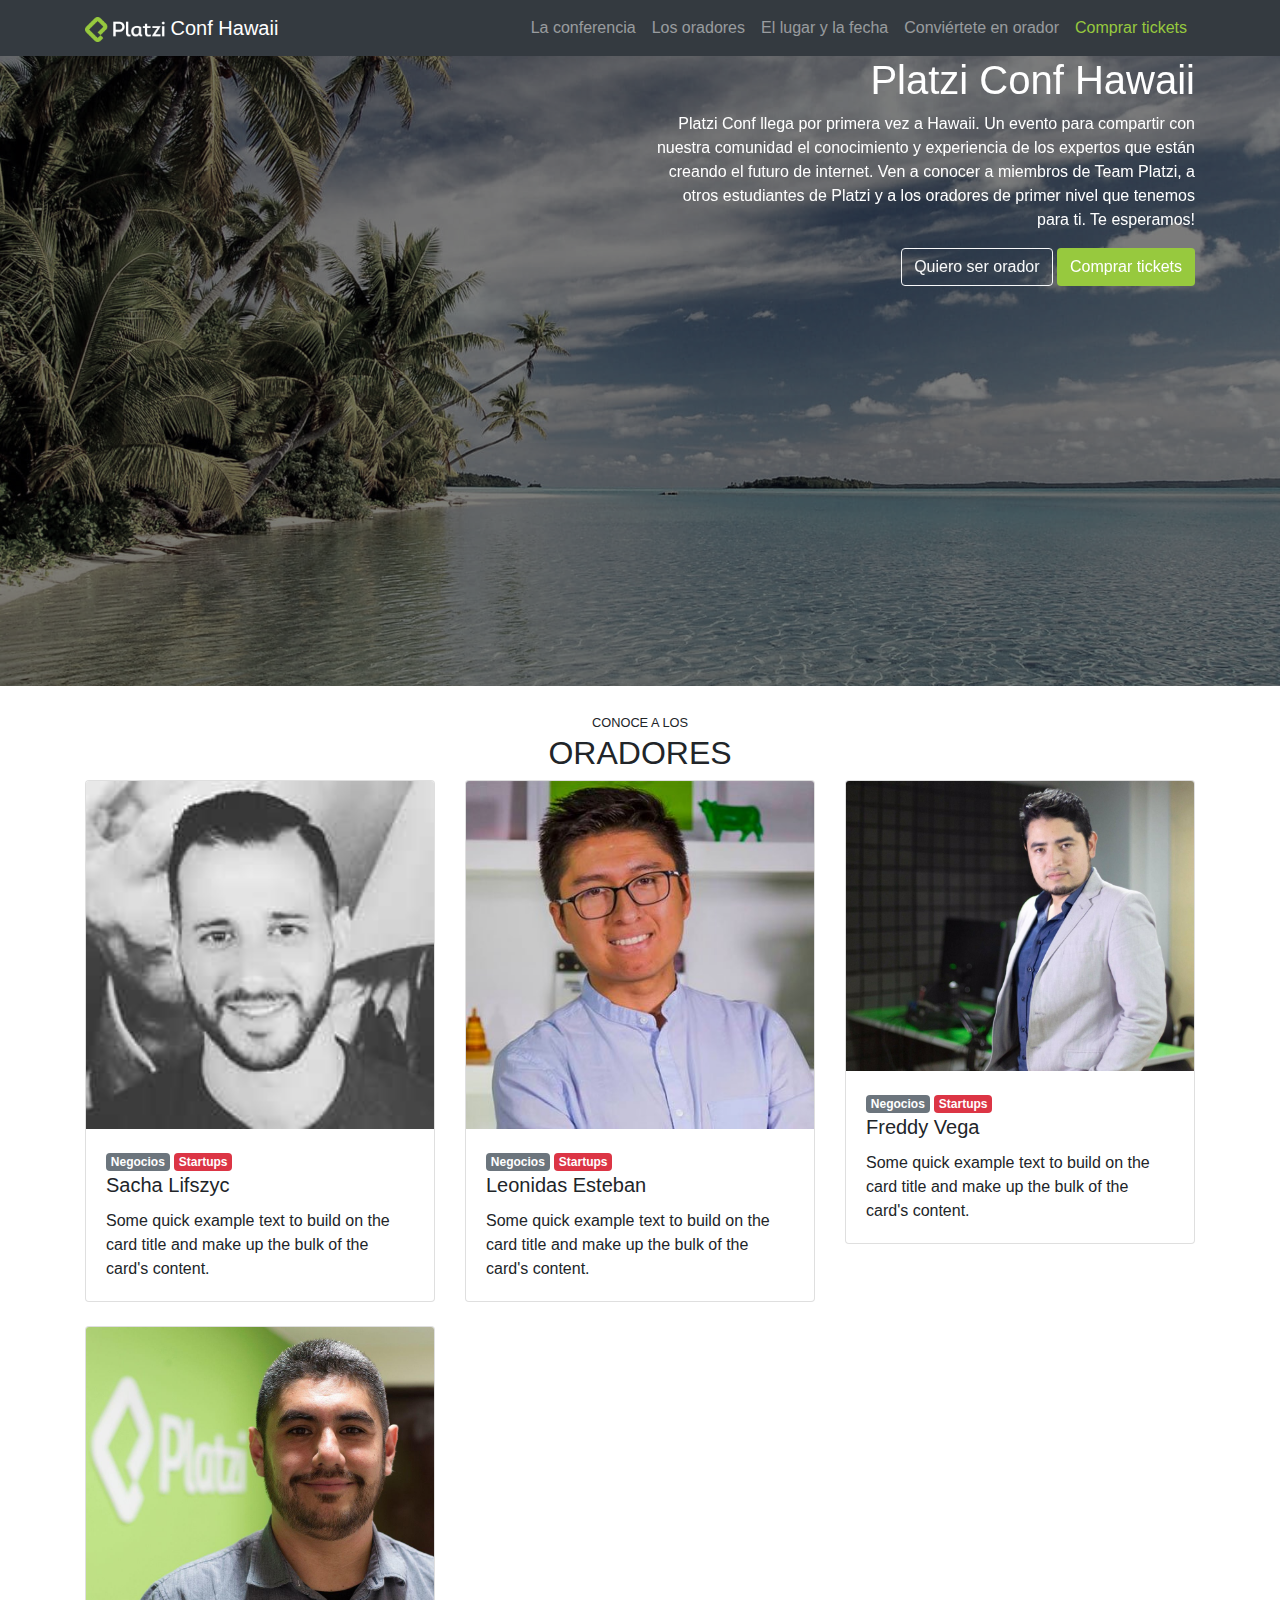
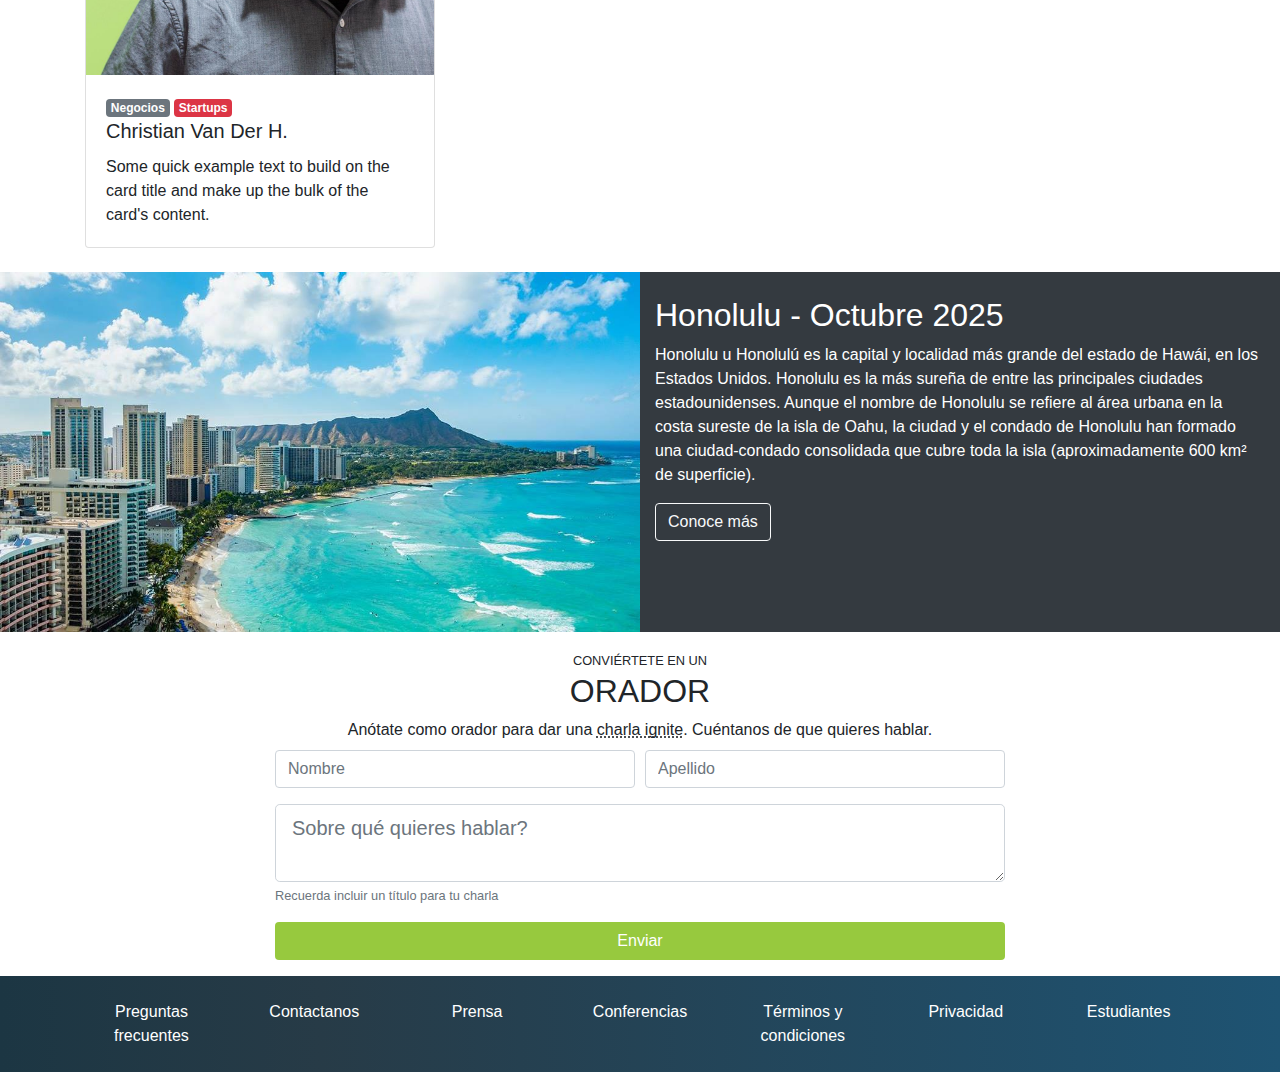
<file: SitioPlatzi/index.html>
<!doctype html>
<html lang="en">
  <head>
    <!-- Required meta tags -->
    <meta charset="utf-8">
    <meta name="viewport" content="width=device-width, initial-scale=1, shrink-to-fit=no">

    <!-- Bootstrap CSS -->
    <link rel="stylesheet" href="https://stackpath.bootstrapcdn.com/bootstrap/4.5.2/css/bootstrap.min.css" integrity="sha384-JcKb8q3iqJ61gNV9KGb8thSsNjpSL0n8PARn9HuZOnIxN0hoP+VmmDGMN5t9UJ0Z" crossorigin="anonymous">
    <link rel="stylesheet" href="index.css">

    <title>PlatziConf Hawaii</title>
  </head>
  <body data-spy="scroll" data-target="#navbar" data-offset="57">
    <!-- header -->
    <nav id="header" class="navbar navbar-expand-lg navbar-dark bg-dark sticky-top">
      <div class="container">
      <a class="navbar-brand" href="#">
        <img src="assets/images/platzi.png"alt="Platzi logo">  Conf Hawaii
      </a>
      <button class="navbar-toggler" type="button" data-toggle="collapse" data-target="#navbarSupportedContent" aria-controls="navbarSupportedContent" aria-expanded="false" aria-label="Toggle navigation">
        <span class="navbar-toggler-icon"></span>
      </button>
    
      <div class="collapse navbar-collapse" id="navbar">
        <ul class="navbar-nav ml-auto">
          <li class="nav-item">
            <a class="nav-link" href="#main">La conferencia</a>
          </li>
          <li class="nav-item">
            <a class="nav-link" href="#speakers">Los oradores</a>
          </li>
          <li class="nav-item">
            <a class="nav-link" href="#place-time">El lugar y la fecha</a>
          </li>
          <li class="nav-item">
            <a class="nav-link" href="#conviertete-en-orador">Conviértete en orador</a>
          </li>
          <li class="nav-item">
            <a class="nav-link text-platzi" href="#" data-toggle="modal" data-target="#modalCompra">Comprar tickets</a>
          </li>
        </ul>
      </div>
    </div>
    </nav>
    <!-- /header -->

    <!-- Main -->
    <main id="main">
      <div id="carousel" class="carousel slide" data-ride="carousel" data-pause= "false">
        <div class="carousel-inner">
          <div class="carousel-item active">
            <img class="d-block w-100" src="assets/images/hawaii.jpg" alt="1">
          </div>
          <div class="carousel-item">
            <img class="d-block w-100" src="assets/images/hawaii2.jpg" alt="2">
          </div>
          <div class="carousel-item">
            <img class="d-block w-100" src="assets/images/hawaii3.jpg" alt="3">
          </div>
          <div class="overlay">
            <div class="container">
              <div class="row aling-items-center">
                <div class="col-md-6 offset-md-6 text-center text-md-right">
                  <h1>Platzi Conf Hawaii</h1>
                  <p class="d-none d-md-block">
                    Platzi Conf llega por primera vez a Hawaii. Un evento para
                    compartir con nuestra comunidad el conocimiento y experiencia
                    de los expertos que están creando el futuro de internet.
                    Ven a conocer a miembros de Team Platzi, a otros
                    estudiantes de Platzi y a los oradores de primer nivel
                    que tenemos para ti. Te esperamos!
                  </p>
                  <a href="#" class="btn btn-outline-light">Quiero ser orador</a>
                  <button type="button" class="btn btn-platzi" data-toggle="modal" data-target="#modalCompra">Comprar tickets</button>
                </div>
              </div>
            </div>
          </div>
        </div>
      </div>
    </main>
    <!-- /Main -->

    <!-- Speakers -->
    <section id="speakers" class="mt-4">
      <div class="container">
        <div class="row">
          <div class="col text-center text-uppercase">
            <small>Conoce a los</small>
            <h2>Oradores</h2>
          </div>
        </div>
        <div class="row">
          <div class="col-md-4 mb-4">
            <div class="card">
              <img class="card-img-top" src="assets/speakers/sacha.jpg" alt="Foto de Sacha">
              <div class="card-body">
                <div class="badges">
                  <span class="badge badge-secondary">Negocios</span>
                  <span class="badge badge-danger">Startups</span>
                </div>
                <h5 class="card-title">Sacha Lifszyc</h5>
                <p class="card-text">Some quick example text to build on the card title and make up the bulk of the card's content.</p>
              </div>
            </div>
          </div>
          <div class="col-md-4 mb-4">
            <div class="card">
              <img class="card-img-top" src="assets/speakers/leonidas.jpg" alt="Foto de Leonidas"/>
              <div class="card-body">
                <div class="badges">
                  <span class="badge badge-secondary">Negocios</span>
                  <span class="badge badge-danger">Startups</span>
                </div>
                <h5 class="card-title">Leonidas Esteban</h5>
                <p class="card-text">Some quick example text to build on the card title and make up the bulk of the card's content.</p>
              </div>
            </div>
          </div>
          <div class="col-md-4 mb-4">
            <div class="card">
              <img class="card-img-top" src="assets/speakers/freddy.jpg" alt="Foto de Freddy">
              <div class="card-body">
                <div class="badges">
                  <span class="badge badge-secondary">Negocios</span>
                  <span class="badge badge-danger">Startups</span>
                </div>
                <h5 class="card-title">Freddy Vega</h5>
                <p class="card-text">Some quick example text to build on the card title and make up the bulk of the card's content.</p>
              </div>
            </div>
          </div>
          <div class="col-md-4 mb-4">
            <div class="card">
              <img class="card-img-top" src="assets/speakers/christian.jpeg" alt="Foto de Christian">
              <div class="card-body">
                <div class="badges">
                  <span class="badge badge-secondary">Negocios</span>
                  <span class="badge badge-danger">Startups</span>
                </div>
                <h5 class="card-title">Christian Van Der H.</h5>
                <p class="card-text">Some quick example text to build on the card title and make up the bulk of the card's content.</p>
              </div>
            </div>
          </div>
        </div>
      </div>
    </section>
    <!-- /Speakers -->

    <!-- Lugar y fecha -->
    <section id="place-time">
      <div class="container-fluid">
        <div class="row">
          <div class="col-12 col-lg-6 pl-0 pr-0">
            <img src="assets/images/honolulu.jpg" alt="Honolulu">
          </div>
          <div class="col-12 col-lg-6 pt-2 pt-4 pb-4">
            <h2>Honolulu - Octubre 2025</h2>
            <p>
              Honolulu u Honolulú​ es la capital y localidad
              más grande del estado de Hawái, en los Estados Unidos.
              Honolulu es la más sureña de entre las principales
              ciudades estadounidenses.
              Aunque el nombre de Honolulu se refiere al área urbana
              en la costa sureste de la isla de Oahu, la ciudad y el
              condado de Honolulu han formado una ciudad-condado
              consolidada que cubre toda la isla (aproximadamente 600 km² de superficie).
            </p>
            <a class="btn btn-outline-light" href="https://es.wikipedia.org/wiki/Honolulu">Conoce más</a>
          </div>
        </div>
      </div>
    </section>
    <!-- /Lugar y fecha -->

    <!-- Convierte en orador -->
    <section id="conviertete-en-orador" class="pt-3 pb-3">
      <div class="container">
        <div class="row">
          <div class="col text-uppercase text-center">
            <small>Conviértete en un</small>
            <h2>Orador</h2>
          </div>
        </div>
        <div class="row">
          <div class="col text-center">
            Anótate como orador para dar una <abbr data-toggle="tooltip" title="Charlas de 5 minutos"> charla ignite</abbr>.
            Cuéntanos de que quieres hablar.
          </div>
        </div>
        <div class="row">
          <div class="col col-md-10 offset-md-1 col-lg-8 offset-lg-2 pt-2">
            <form>
              <div class="form-row">
                <div class="form-group col-12 col-md-6">
                  <input type="text" class="form-control" placeholder="Nombre">
                </div>
                <div class="form-group col-12 col-md-6">
                  <input type="text" class="form-control" placeholder="Apellido">
                </div>
              </div>
              <div class="form-row">
                <div class=" form-group col">
                  <textarea name="text" class="form-control form-control-lg" placeholder="Sobre qué quieres hablar?"></textarea>
                <small class="form-text text-muted">
                  Recuerda incluir un título para tu charla
                </small>
                </div>
              </div>
              <div class="form-row">
                <div class="col">
                  <button type="button" class="btn btn-platzi btn-block">Enviar</button>
                </div>
              </div>
            </form>
          </div>
        </div>
      </div>
    </section>
    <!-- /Convierte en orador -->

    <!-- Footer -->
    <footer id="footer" class="pb-4 pt-4">
      <div class="container">
        <div class="row text-center">
          <div class="col-12 col-lg">
            <a href="#">Preguntas frecuentes</a>
          </div>
          <div class="col-12 col-lg">
            <a href="#">Contactanos</a>
          </div>
          <div class="col-12 col-lg">
            <a href="#">Prensa</a>
          </div>
          <div class="col-12 col-lg">
            <a href="#">Conferencias</a>
          </div>
          <div class="col-12 col-lg">
            <a href="#">Términos y condiciones</a>
          </div>
          <div class="col-12 col-lg">
            <a href="#">Privacidad</a>
          </div>
          <div class="col-12 col-lg">
            <a href="#">Estudiantes</a>
          </div>
        </div>
      </div>
    </footer>
    <!-- /Footer -->

    <!-- Modal -->
    <div class="modal fade" id="modalCompra" tabindex="-1" role="dialog" aria-labelledby="exampleModalLabel" aria-hidden="true">
      <div class="modal-dialog" role="document">
        <div class="modal-content">
          <div class="modal-header">
            <h5 class="modal-title" id="exampleModalLabel">Comprar tickets</h5>
            <button type="button" class="close" data-dismiss="modal" aria-label="Close">
              <span aria-hidden="true">&times;</span>
            </button>
          </div>
          <div class="modal-body">
            <form>
              <div class="form-row">
                <div class="form-group col">
                  <div class="input-group mb-3">
                    <div class="input-group-prepend">
                      <span class="input-group-text" id="basic-addon1">@</span>
                    </div>
                    <input type="text" class="form-control" placeholder="Username" aria-label="Username" aria-describedby="btnGroupAddon">
                  </div>
                </div>
              </div>
            </form>
            <div class="alert alert-warning" role="alert">
              Recibirás un correo de confirmación si sales sorteado.
            </div>
          </div>
          <div class="modal-footer">
            <button type="button" class="btn btn-secondary" data-dismiss="modal">Cancelar</button>
            <button type="button" class="btn btn-platzi">Comprar</button>
          </div>
        </div>
      </div>
    </div>
    <!-- /Modal -->

    <!-- Optional JavaScript -->
    <!-- jQuery first, then Popper.js, then Bootstrap JS -->
    <script src="https://code.jquery.com/jquery-3.5.1.slim.min.js" integrity="sha384-DfXdz2htPH0lsSSs5nCTpuj/zy4C+OGpamoFVy38MVBnE+IbbVYUew+OrCXaRkfj" crossorigin="anonymous"></script>
    <script src="https://cdn.jsdelivr.net/npm/popper.js@1.16.1/dist/umd/popper.min.js" integrity="sha384-9/reFTGAW83EW2RDu2S0VKaIzap3H66lZH81PoYlFhbGU+6BZp6G7niu735Sk7lN" crossorigin="anonymous"></script>
    <script src="https://stackpath.bootstrapcdn.com/bootstrap/4.5.2/js/bootstrap.min.js" integrity="sha384-B4gt1jrGC7Jh4AgTPSdUtOBvfO8shuf57BaghqFfPlYxofvL8/KUEfYiJOMMV+rV" crossorigin="anonymous"></script>
    <script src="index.js"></script>
  </body>
</html>
</file>
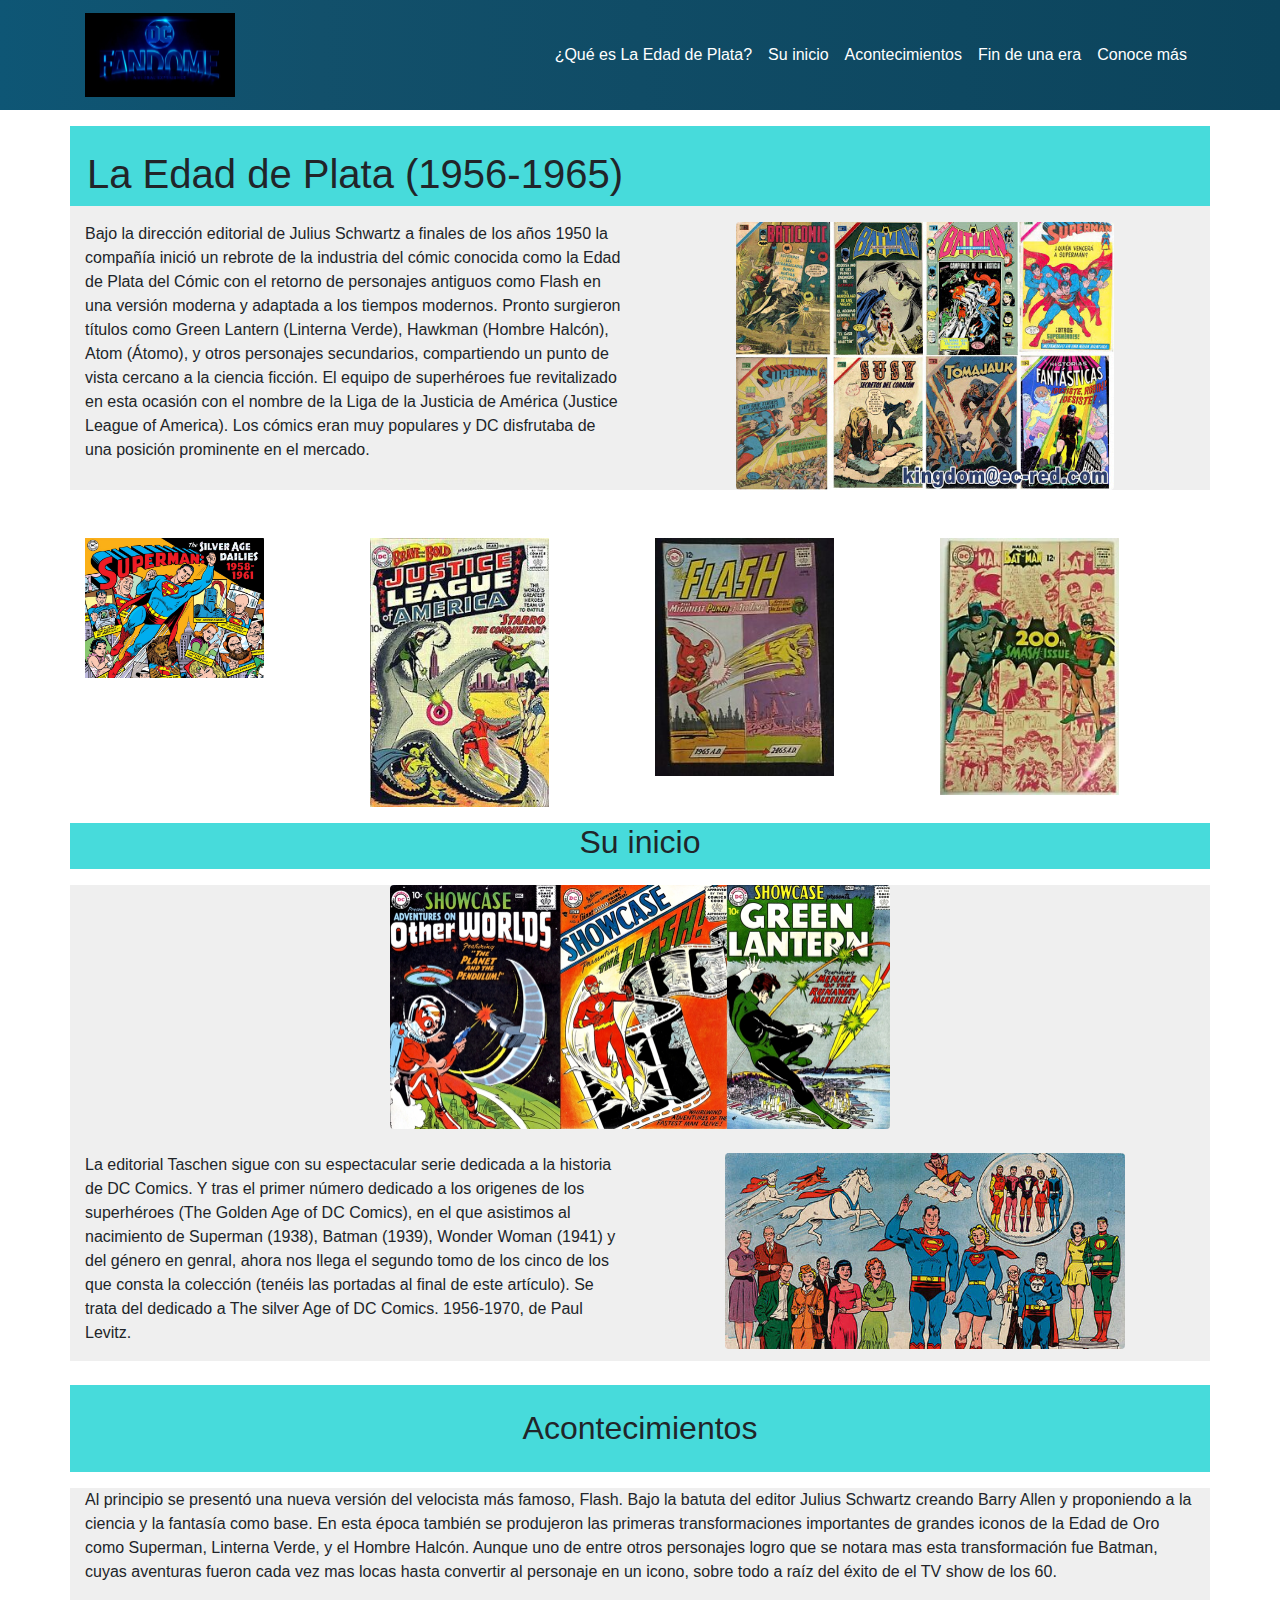
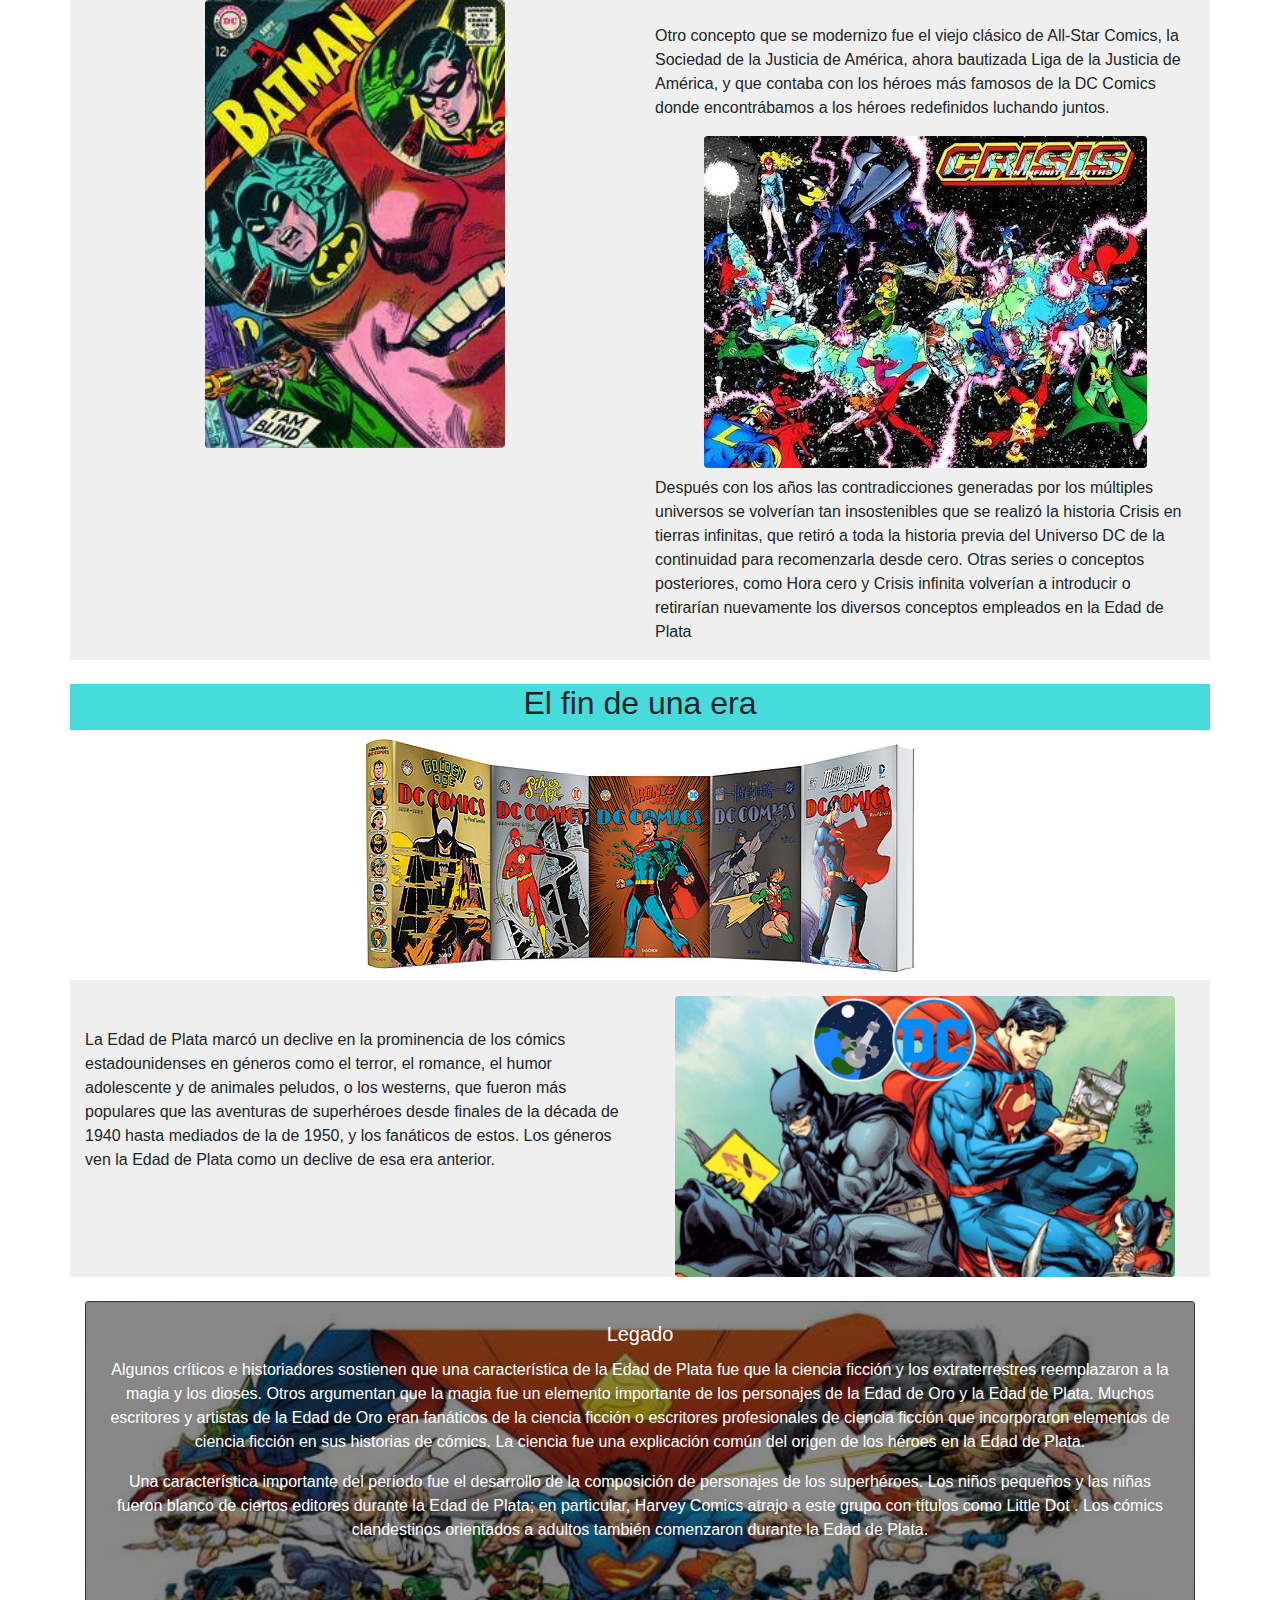
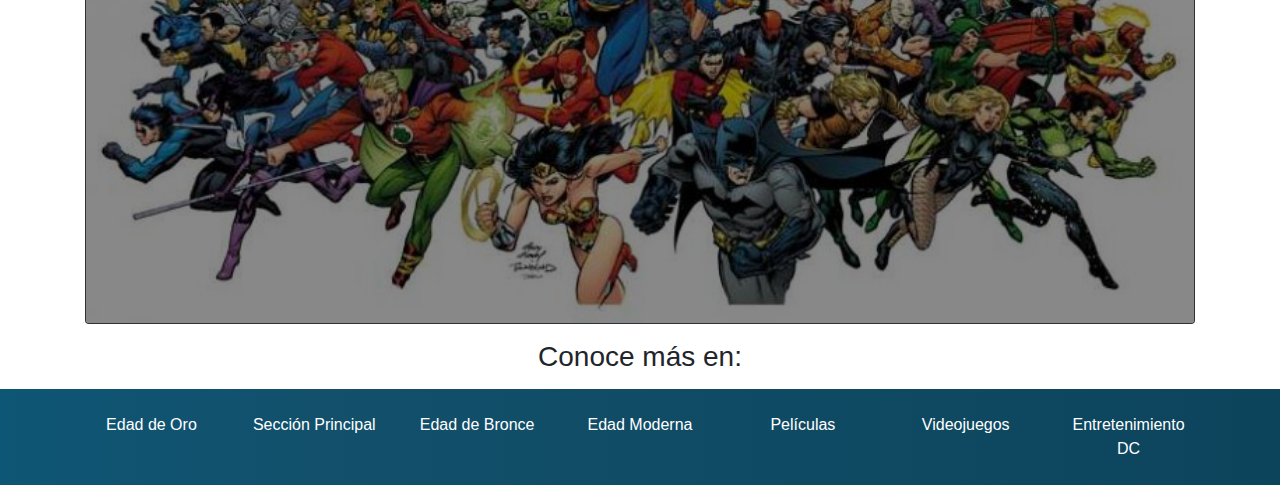
<file: EdadPlata/plata.html>
<!DOCTYPE html>
<html lang="en">
<head>
    <meta charset="UTF-8">
    <meta name="viewport" content="width=device-width, initial-scale=1.0">
    
    <link rel="stylesheet" href="https://stackpath.bootstrapcdn.com/bootstrap/4.5.2/css/bootstrap.min.css" integrity="sha384-JcKb8q3iqJ61gNV9KGb8thSsNjpSL0n8PARn9HuZOnIxN0hoP+VmmDGMN5t9UJ0Z" crossorigin="anonymous">
    <link rel="stylesheet" href="plata.css">
    <title>Edad de Plata</title>
</head>
<body>
    <!-- header -->
    <nav id="header" class="navbar navbar-expand-lg navbar-light bg-dark sticky-top">
        <div class="container">
          <a class="navbar-brand" href="#">
            <img src="../images/logoDC.webp" alt="logo DC">
          </a>
            <button class="navbar-toggler" type="button" data-toggle="collapse" data-target="#navbarNav" aria-controls="navbarNav" aria-expanded="false" aria-label="Toggle navigation">
              <span class="navbar-toggler-icon"></span>
            </button>
  
            <div class="collapse navbar-collapse" id="navbar">
              <ul class="navbar-nav ml-auto">
                <li class="nav-item">
                  <a class="nav-link" href="#introduccion">¿Qué es La Edad de Plata?</a>
                </li>
                <li class="nav-item">
                  <a class="nav-link" href="#inicio">Su inicio</a>
                </li>
                <li class="nav-item">
                  <a class="nav-link" href="#cambios">Acontecimientos</a>
                </li>
                <li class="nav-item">
                  <a class="nav-link" href="#final">Fin de una era</a>
                </li>
                <li class="nav-item">
                  <a class="nav-link" href="#footer">Conoce más</a>
                </li>
              </ul>
            </div>
        </div>
      </nav>
      <!-- /header -->

      <section id="introduccion">
          <div class="container">
              <div class="row mt-3" style="background: rgb(71, 219, 219);">
                  <div class="col-12 col-lg-6 text-center mt-4">
                      <h1>La Edad de Plata (1956-1965)</h1>
                  </div>
              </div>
              <div class="row" style="background: #EFEFEF;">
                  <div class="col-12 col-lg-6 mt-3">
                      <p>Bajo la dirección editorial de Julius Schwartz a finales de los
                          años 1950 la compañía inició un rebrote de la industria del cómic
                          conocida como la Edad de Plata del Cómic con el retorno de personajes antiguos
                          como Flash en una versión moderna y adaptada a los tiempos modernos. Pronto
                          surgieron títulos como Green Lantern (Linterna Verde), Hawkman (Hombre Halcón),
                          Atom (Átomo), y otros personajes secundarios, compartiendo un punto de vista cercano
                          a la ciencia ficción. El equipo de superhéroes fue revitalizado en esta ocasión con
                          el nombre de la Liga de la Justicia de América (Justice League of America). Los cómics
                          eran muy populares y DC disfrutaba de una posición prominente en el mercado.</p>
                  </div>
                  <div class="col mt-3">
                      <img class="rounded mx-auto d-block" src="images/plata.jpg" alt="">
                  </div>
              </div>
              <div class="row mt-5">
                  <div class="col">
                      <img src="images/dcca8-53400l.jpg" alt="">
                  </div>
                  <div class="col">
                      <img src="images/jl.jpg" alt="">
                  </div>
                  <div class="col">
                      <img src="images/s-l300 (1).jpg" alt="">
                  </div>
                  <div class="col">
                      <img src="images/s-l300.jpg" alt="">
                  </div>
              </div>
          </div>
      </section>

      <section id="inicio">
          <div class="container">
            <div class="row mt-3" style="background: rgb(71, 219, 219);">
                <div class="col-lg-12 text-center">
                  <h2>Su inicio</h2>
                </div>
              </div>
              <div class="row mt-3" style="background: #EFEFEF;">
                <div class="col">
                    <img class="rounded mx-auto d-block" width="500px" src="images/inicio.jpg" alt="">
                </div>
              </div>
              <div class="row" style="background: #EFEFEF;">
                  <div class="col-lg-6 mt-4">
                      <p>La editorial Taschen sigue con su espectacular serie dedicada a la historia
                          de DC Comics. Y tras el primer número dedicado a los origenes de los superhéroes
                          (The Golden Age of DC Comics), en el que asistimos al nacimiento de Superman (1938),
                          Batman (1939), Wonder Woman (1941) y del género en genral, ahora nos llega el segundo
                          tomo de los cinco de los que consta la colección (tenéis las portadas al final de este
                          artículo). Se trata del dedicado a The silver Age of DC Comics. 1956-1970, de Paul Levitz.</p>
                  </div>
                  <div class="col-lg-6 mt-4">
                      <img class="rounded mx-auto d-block" src="images/1373555285706.jpg" width="400" alt="">
                  </div>
              </div>
          </div>
      </section>

      <section id="cambios">
          <div class="container">
              <div class="row mt-4" style="background: rgb(71, 219, 219);">
                  <div class="col-lg-12 text-center mt-4 mb-3">
                      <h2>Acontecimientos</h2>
                  </div>
              </div>
                  <div class="row mt-3" style="background: #EFEFEF;">
                      <div class="col">
                          <p>Al principio se  presentó una nueva versión del velocista más famoso, Flash. Bajo
                              la batuta del editor Julius Schwartz creando Barry Allen y proponiendo a la ciencia y la fantasía como base.

                            En esta época también se produjeron las primeras transformaciones importantes de
                            grandes iconos de la Edad de Oro como Superman, Linterna Verde, y el Hombre Halcón. Aunque
                            uno de entre otros personajes logro que se notara mas esta transformación fue Batman, cuyas
                            aventuras fueron cada vez mas locas hasta convertir al personaje en un icono, sobre
                            todo a raíz del éxito de el TV show de los 60.</p>
                      </div>
                  </div>
                  <div class="row" style="background: #EFEFEF;">
                      <div class="col">
                          <img class="rounded mx-auto d-block" width="300" src="images/acon.jpg" alt="">
                      </div>
                      <div class="col-lg-6 mt-4">
                          <p>Otro concepto que se modernizo fue el viejo clásico de All-Star Comics, la Sociedad de
                              la Justicia de América, ahora bautizada Liga de la Justicia de América, y que contaba
                              con los héroes más famosos de la DC Comics donde encontrábamos a los héroes redefinidos luchando juntos.
                          </p>
                          <img class="rounded mx-auto d-block mt-2" src="images/crisis.jpg" alt="">
                          <p class="mt-2">Después con los años las contradicciones generadas por los múltiples universos se volverían
                              tan insostenibles que se realizó la historia Crisis en tierras infinitas, que retiró a toda la
                              historia previa del Universo DC de la continuidad para recomenzarla desde cero. Otras series o
                              conceptos posteriores, como Hora cero y Crisis infinita volverían a introducir o retirarían
                              nuevamente los diversos conceptos empleados en la Edad de Plata</p>
                      </div>
                  </div>
              </div>
          </div>
      </section>

      <section id="final">
          <div class="container">
              <div class="row mt-4" style="background: rgb(71, 219, 219);">
                  <div class="col text-center">
                      <h2>El fin de una era</h2>
                  </div>
              </div>
              <div class="row">
                  <div class="col">
                      <img class="rounded mx-auto d-block" src="images/dccomicsbajo.jpg" alt="">
                  </div>
              </div>
              <div class="row" style="background: #EFEFEF;">
                  <div class="col mt-5">
                      <p>La Edad de Plata marcó un declive en la prominencia de los cómics estadounidenses
                          en géneros como el terror, el romance, el humor adolescente y de animales peludos,
                          o los westerns, que fueron más populares que las aventuras de superhéroes desde
                          finales de la década de 1940 hasta mediados de la de 1950, y los fanáticos de
                          estos. Los géneros ven la Edad de Plata como un declive de esa era anterior.</p>
                  </div>
                  <div class="col mt-3">
                      <img class="rounded mx-auto d-block" width="500" src="images/BatySup.jpg" alt="">
                  </div>
              </div>
              <div class="row mt-4 mb-3">
                <div class="col text-center">
                  <div class="card bg-dark text-white">
                      <img class="card-img" src="images/legado.jpg" alt="Card image">
                      <div class="card-img-overlay" style="background-color: rgba(0, 0, 0, 0.466);"> 
                        <h5 class="card-title">Legado</h5>
                        <p class="card-text">Algunos críticos e historiadores sostienen que una característica de la
                            Edad de Plata fue que la ciencia ficción y los extraterrestres reemplazaron a la magia
                            y los dioses. Otros argumentan que la magia fue un elemento importante de los personajes de
                            la Edad de Oro y la Edad de Plata. Muchos escritores y artistas de la Edad de Oro eran fanáticos
                            de la ciencia ficción o escritores profesionales de ciencia ficción que incorporaron elementos de
                            ciencia ficción en sus historias de cómics. La ciencia fue una explicación común del origen de los héroes en la Edad de Plata.</p>
                            <p class="card-text">Una característica importante del período fue el desarrollo de
                                la composición de personajes de los superhéroes. Los niños
                                pequeños y las niñas fueron blanco de ciertos editores durante
                                la Edad de Plata; en particular, Harvey Comics atrajo a este grupo
                                con títulos como Little Dot . Los cómics clandestinos orientados a adultos
                                también comenzaron durante la Edad de Plata.</p>
                      </div>
                    </div>
                </div>
            </div>
          </div>
      </section>

      <!-- footer -->
      <div class="col-12 col-lg text-center mb-3">
        <h3>Conoce más en: </h3>
      </div>
      <footer id="footer" class="pb-4 pt-4">
        <div class="container">
          <div class="row text-center">
            <div class="col-12 col-lg">
                <a href="../EdadOro/oro.html">Edad de Oro</a>
            </div>
            <div class="col-12 col-lg">
                <a href="../DC.html">Sección Principal</a>
            </div>
            <div class="col-12 col-lg">
              <a href="#bronce">Edad de Bronce</a>
            </div>
            <div class="col-12 col-lg">
              <a href="#moderna">Edad Moderna</a>
            </div>
            <div class="col-12 col-lg">
              <a href="#pelis">Películas</a>
            </div>
            <div class="col-12 col-lg">
              <a href="#juegos">Videojuegos</a>
            </div>
            <div class="col-12 col-lg">
              <a href="#entretenimiento">Entretenimiento DC</a>
            </div>
          </div>
        </div>
      </footer>
      <!-- /footer -->
</body>
</html>
</file>
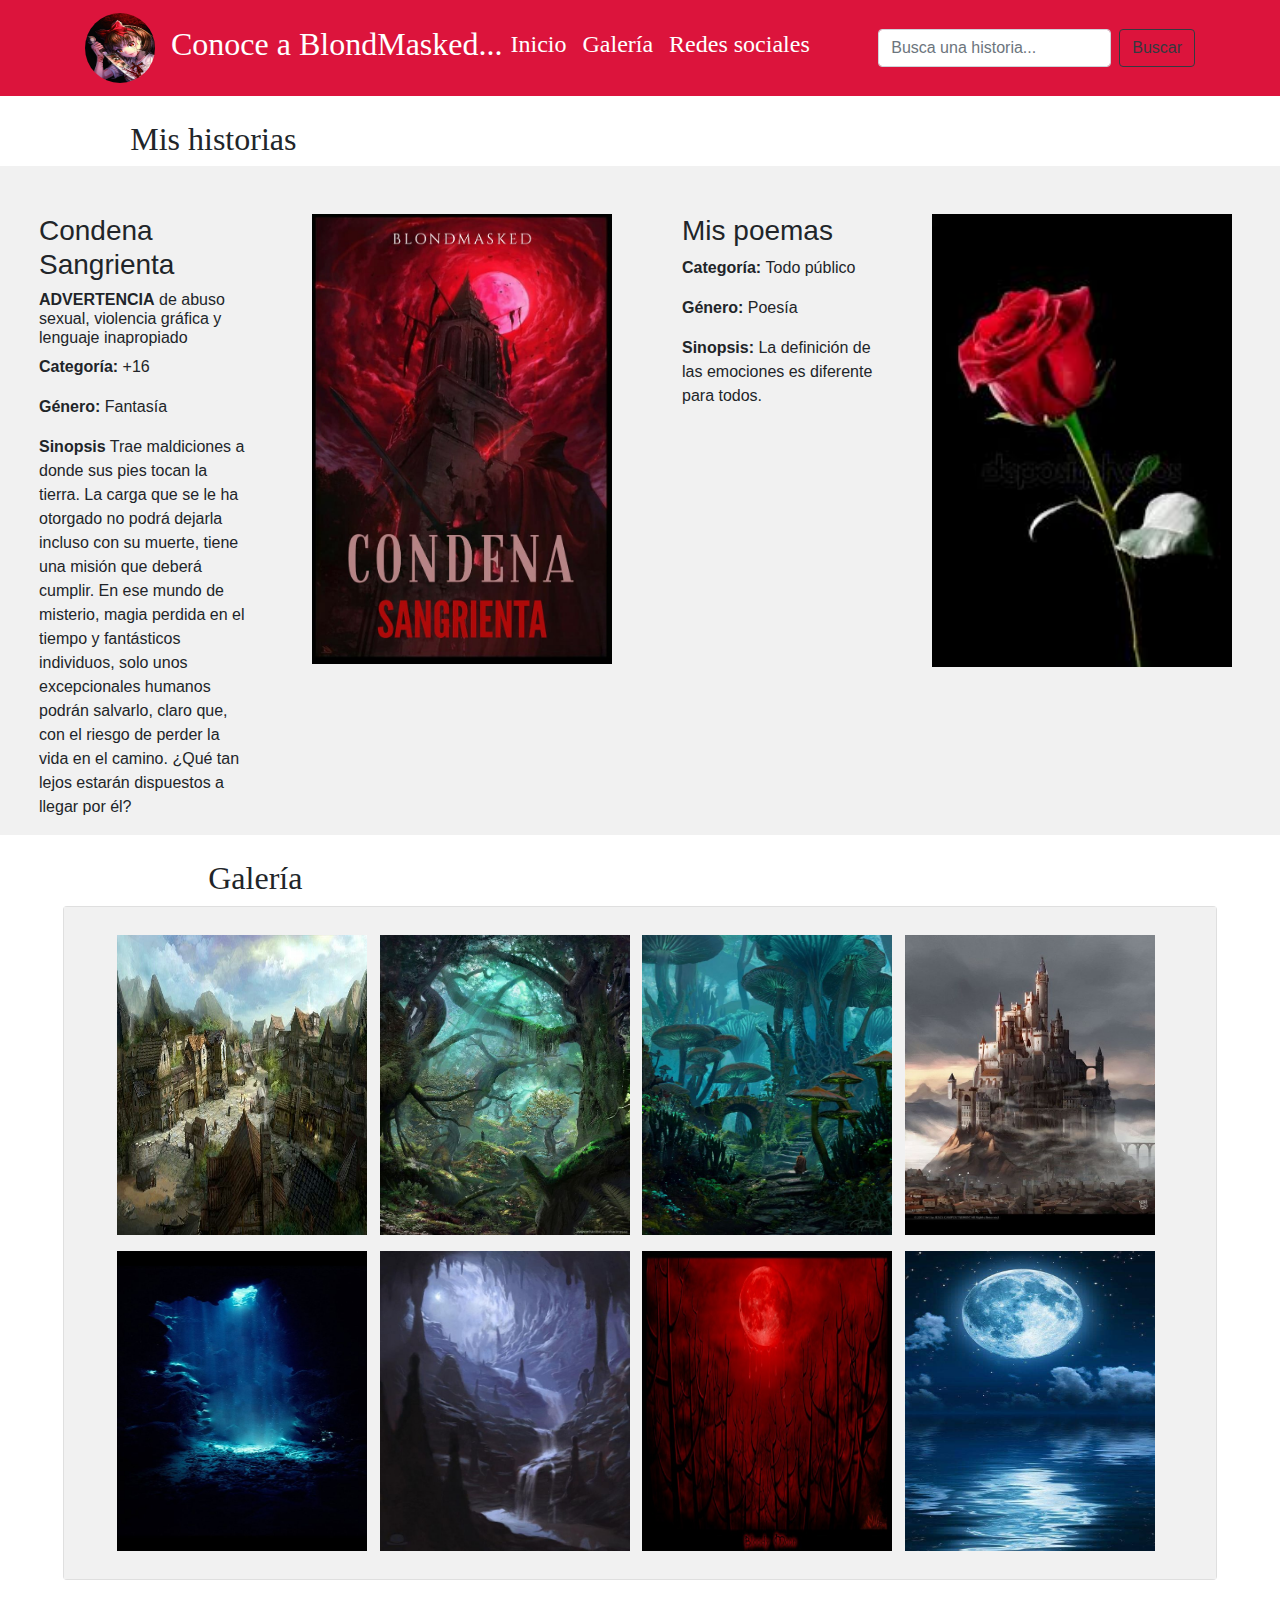
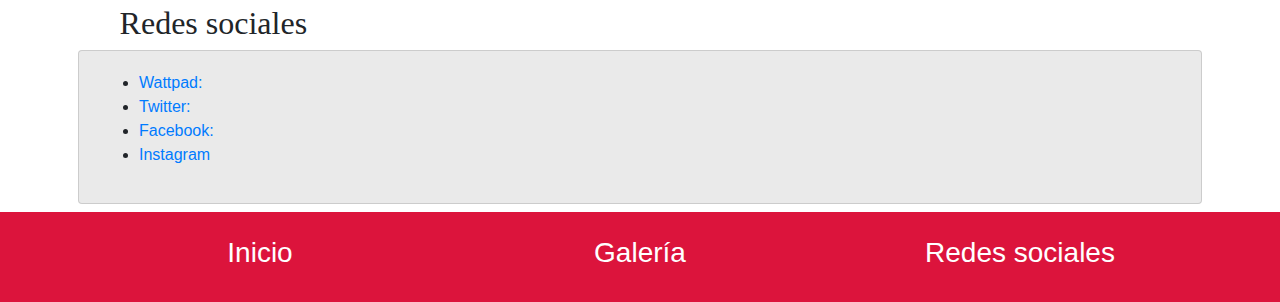
<file: SitioBoostrap/index - bootstrap.html>
<!DOCTYPE html>
<html lang="en">
<head>
    <meta charset="UTF-8">
    <meta name="viewport" content="width=device-width, initial-scale=1.0">
    <link rel="stylesheet" href="https://stackpath.bootstrapcdn.com/bootstrap/4.5.2/css/bootstrap.min.css" integrity="sha384-JcKb8q3iqJ61gNV9KGb8thSsNjpSL0n8PARn9HuZOnIxN0hoP+VmmDGMN5t9UJ0Z" crossorigin="anonymous">
    <link rel="stylesheet" href="index2.css">
    <title>Mi sitioV2</title>
</head>
<body data-spy="scroll" data-target="#navbar" data-offset="57"> 
    <!-- header -->
      <nav id="header" class="navbar navbar-expand-lg navbar-light" style="background-color: #dc143c;">
        <div class="container">
          <a class="navbar-brand" href="#">
            <img src="images/logo.jpg" height="50" alt="Logo BlondMasked">
          </a>
          <h2 class="md" style="color: white;">Conoce a BlondMasked...</h2>
            <button class="navbar-toggler" type="button" data-toggle="collapse" data-target="#navbarColor03" aria-controls="#navbarColor03" aria-expanded="false" aria-label="Toggle navigation">
              <span class="navbar-toggler-icon"></span>
            </button>
            <div class="collapse navbar-collapse" id="#navbarColor03">
              <ul class="navbar-nav mr-auto">
                <li class="nav-item active">
                  <h4><a class="nav-link" href="#inicio">Inicio</a></h4>
                </li>
                <li class="nav-item">
                  <h4><a class="nav-link" href="#galery">Galería</a></h4>
                </li>
                <li class="nav-item">
                  <h4><a class="nav-link" href="#contacto">Redes sociales</a></h4>
                </li>
              </ul>
              <form class="form-inline my-2 my-lg-0">
                <input class="form-control mr-sm-2" type="search" placeholder="Busca una historia..." aria-label="Search">
                <button class="btn btn-outline-dark my-2 my-sm-0" type="submit">Buscar</button>
              </form>
            </div>
        </div>
          </nav>
    <!-- /header -->

    <!-- contenido -->
    <section id="inicio" class="mt-4 mb-2">
        <div class="container-fluid">
            <div class="row aling-items-center">
              <div class="col-sm-4 text-center">
                <h2>Mis historias</h2>
              </div>
            </div>
            <div class="row aling-items-center"  style="background: #F1F1F1">
              <div class="col-sm-12 col-md-12 col-lg">
            <div class="project mt-5 ml-4 mr-2">
              <h3 class="project-tittle">Condena Sangrienta</h3>
              <h6 class="project-course"><strong>ADVERTENCIA</strong> de abuso sexual, violencia gráfica y lenguaje inapropiado</h6>
              <p class="project-cate"><strong>Categoría: </strong>+16</p>
              <p class="project-genero"><strong>Género:</strong> Fantasía</p>
              <p class="project-sinopsis"><strong>Sinopsis</strong> Trae maldiciones a donde sus pies tocan la tierra.
                La carga que se le ha otorgado no podrá dejarla incluso con su muerte, tiene una misión que deberá cumplir.
                En ese mundo de misterio, magia perdida en el tiempo y fantásticos individuos,
                solo unos excepcionales humanos podrán salvarlo, claro que, con el riesgo de perder la vida en el camino.
                ¿Qué tan lejos estarán dispuestos a llegar por él?
                </p>
            </div>
          </div>
          <div id="image" class="col-sm-auto ">
            <img class="img-fluid mt-5 ml-4 mr-3"  src="images/portada.jpg"  width="300" height="390" alt="">
          </div>

              <div class="col-sm-6 col-md-12 col-lg">
                <div class="project mt-5 ml-4 mr-2">
                  <h3 class="project-tittle">Mis poemas</h3>
                  <p class="project-cate"><strong>Categoría: </strong>Todo público</p>
                  <p class="project-genero"><strong>Género: </strong>Poesía</p>
                  <p class="project-sinopsis"><strong>Sinopsis: </strong>La definición de las emociones es diferente para todos.</p>
                </div>
          </div>

          <div class="col-sm-md-auto">
            <img id="image" class="img-fluid mt-5 mr-5 ml-3" src="images/descarga.jpg" width="300" height="390" alt="">
          </div>

        </div>
    </section>
    <section id="galery" class="mt-4 mb-2">
      <div class="container-fluid">
          <div class="row mr-5 ml-5">
              <div class="col-sm-4 text-center">
                  <h2>Galería</h2>
              </div>
              <div class="card text-center">
                <div class="img-fluid card-body"  style="background: #F1F1F1">
                  <img class=" mt-2 mb-2 mr-2" src="images/aldea.jpg" width="250" height="300" alt="">
                  <img class=" mt-2 mb-2 mr-2" src="images/bosque (1).jpg" width="250" height="300" >
                  <img class=" mt-2 mb-2 mr-2" src="images/bosque (2).jpg" width="250" height="300" alt="">
                  <img class=" mt-2 mb-2 mr-2" src="images/bosque (3).jpg" width="250" height="300" alt="">
                  <img class=" mt-2 mb-2 mr-2" src="images/bosque (4).jpg" width="250" height="300" alt="">
                  <img class=" mt-2 mb-2 mr-2" src="images/cueva.jpg" width="250" height="300" alt="">
                  <img class=" mt-2 mb-2 mr-2" src="images/luna.jpg" width="250" height="300" alt="">
                  <img class=" mt-2 mb-2 mr-2" src="images/azul.jpg" width="250" height="300" alt="">
                </div>
            </div>
          </div>
  </section>

  <section id="contacto" class="mt-4 mb-2">
    <div class="container-fluid">
            <div class="row">
              <div class="col-sm-4 text-center">
                <h2>Redes sociales</h2>
              </div>
            </div>
              <div class="row  mr-5 ml-5">
                <div class="col">
                    <div class="card" style="background: #EAEAEA">
                      <div class="card-body">
                        <ul>
                          <li>
                            <a href="https://www.wattpad.com/user/BlondMasked20" class="social-link wattpad">Wattpad: </a>
                          </li>
                          <li>
                            <a href="https://twitter.com/BlondMasked" class="social-link twitter">Twitter: </a>
                          </li>
                          <li>
                            <a href="https://www.facebook.com/hanna.anaya.96/" class="social-link facebook"> Facebook: </a>
                          </li>
                          <li>
                            <a href="https://www.instagram.com/maskedblond2/?hl=es-la" class="social-link instagram">Instagram</a>
                          </li>
                        </ul>
                      </div>
                    </div>
                  </div>
            </div>
    </div>
  </section>
    <!-- /contenido -->

    <!-- footer -->
    <nav id="footer" class="pb-4 pt-4" style="background-color: #dc143c;">
        <div class="container">
            <div class="row text-center">
                <div class="col-12 col-lg">
                    <h3><a style="color:white" href="#">Inicio</a></h3>
                </div>
                <div class="col-12 col-lg">
                   <h3><a style="color:white" href="#">Galería</a></h3> 
                </div>
                <div class="col-12 col-lg">
                    <h3><a style="color:white" href="#">Redes sociales</a></h3>
                </div>
            </div>
        </div>
    </nav>
    <!-- /footer -->
    
</body>
</html>
</file>
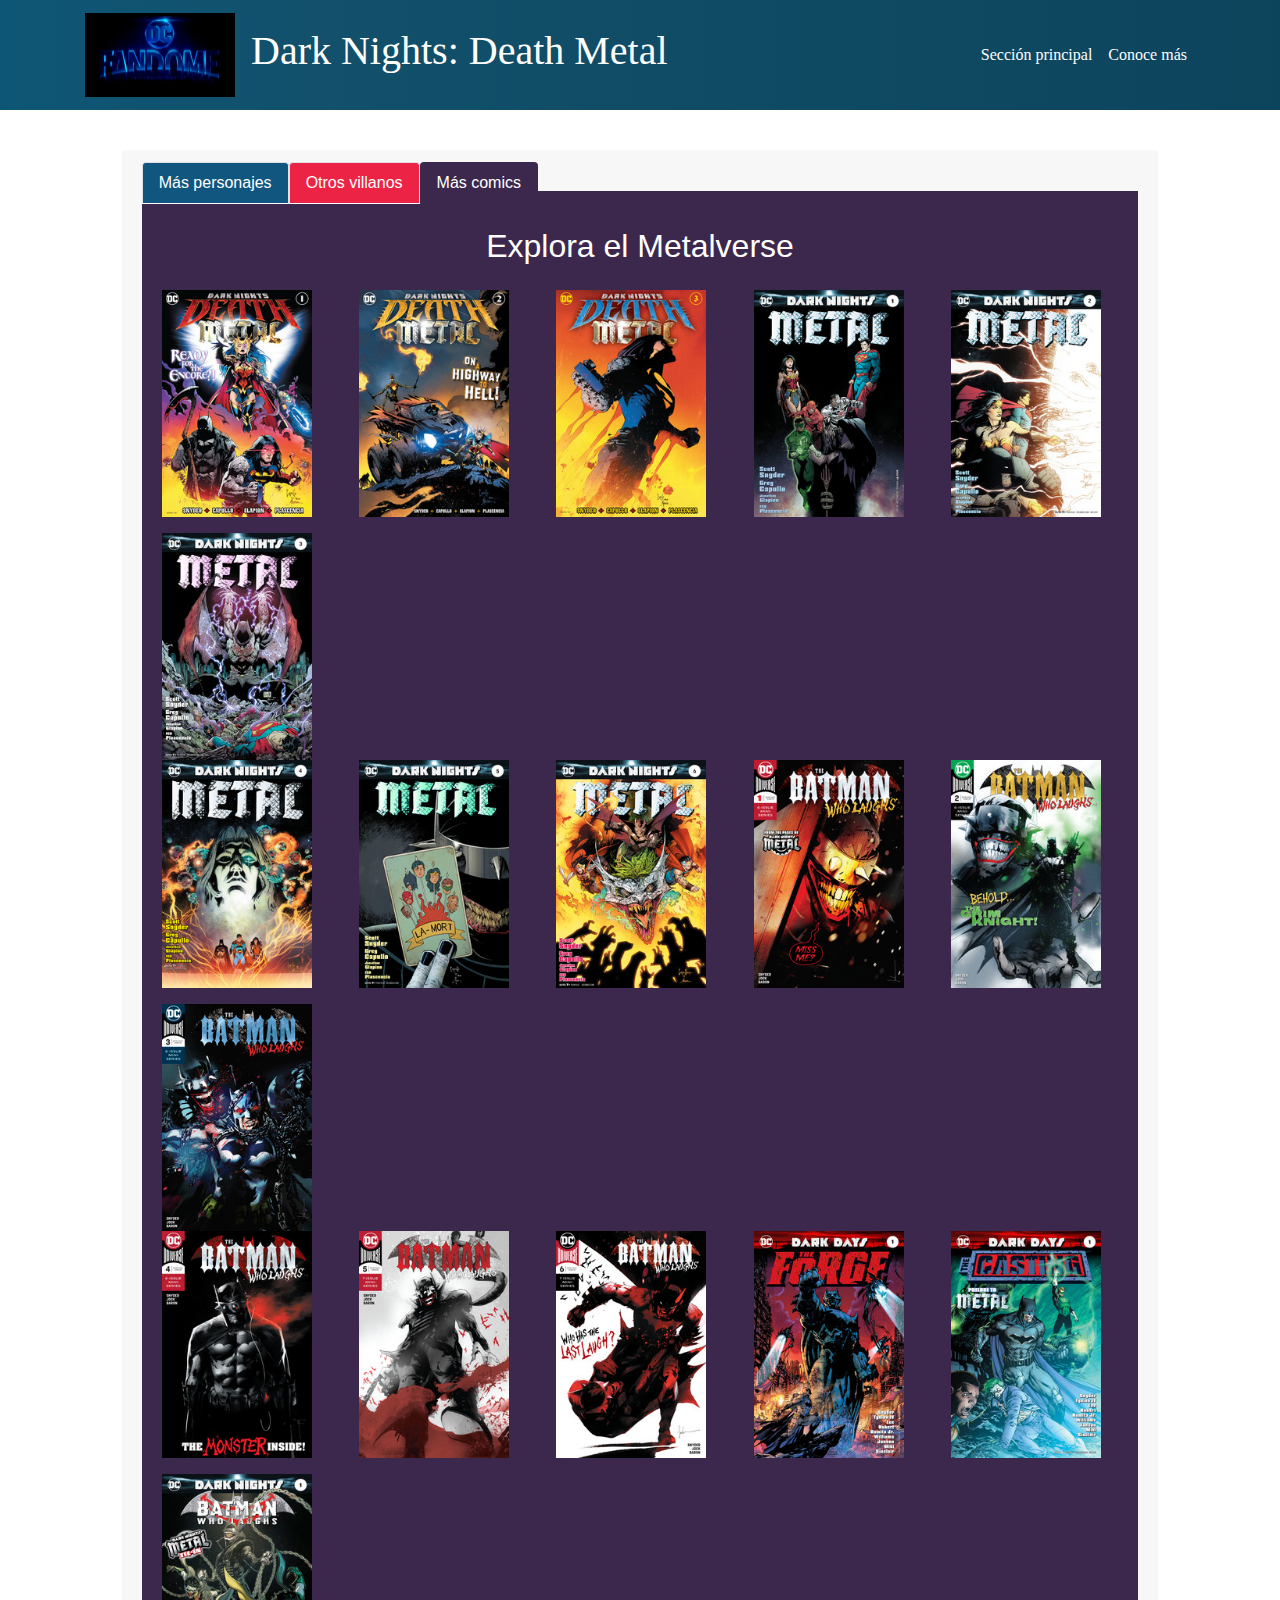
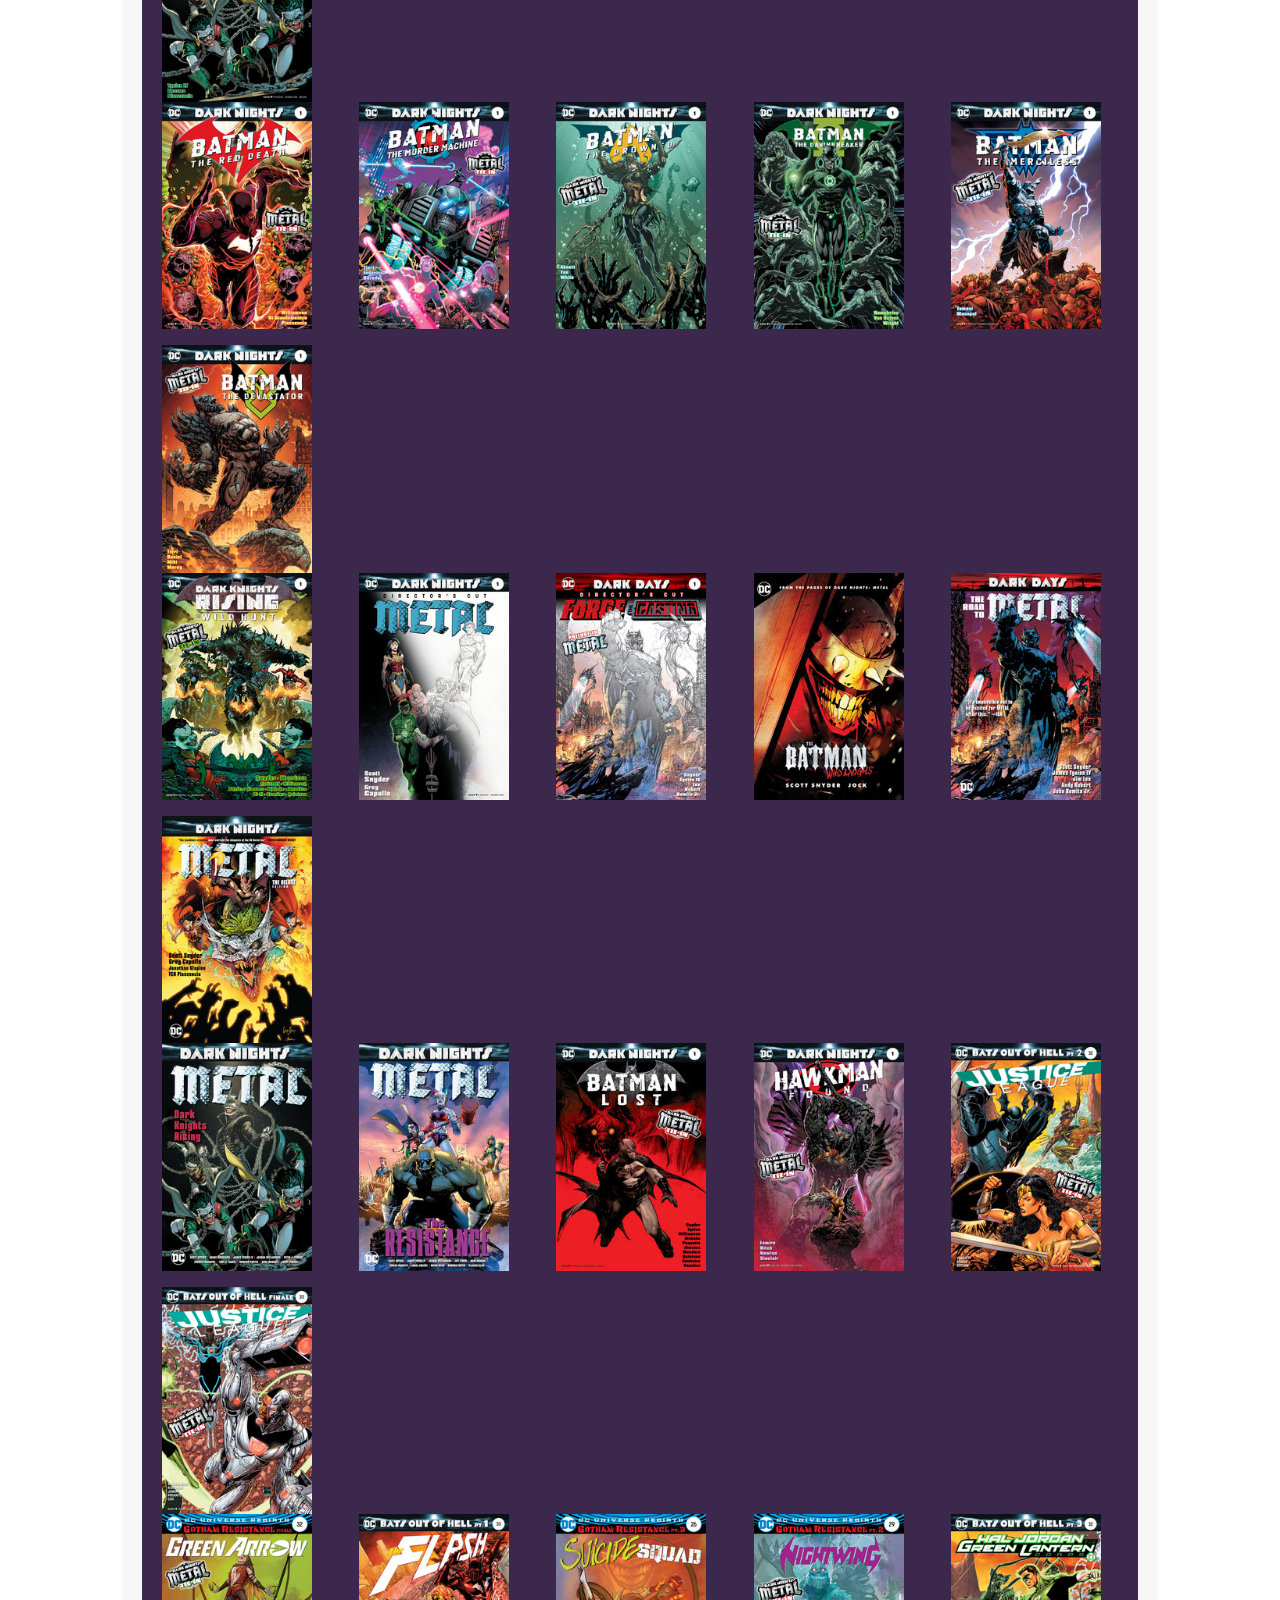
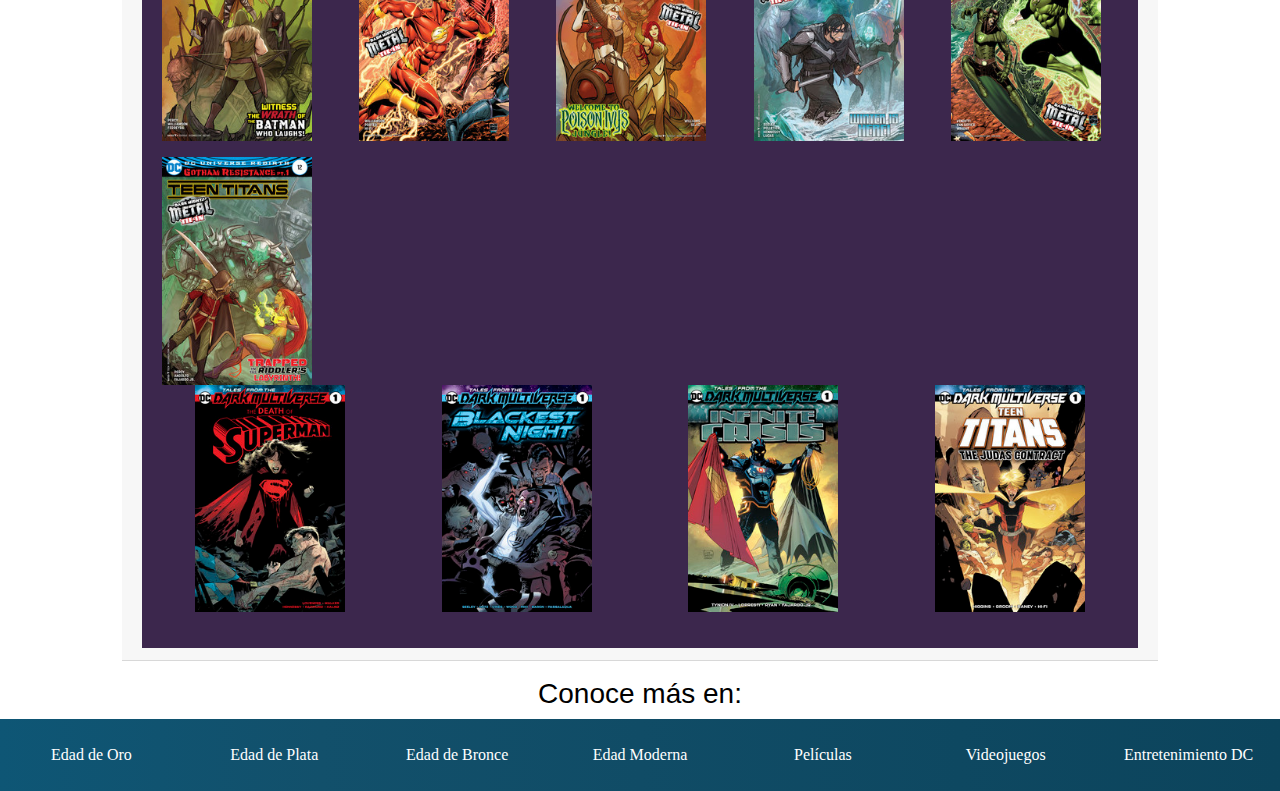
<file: seccions/MasComics/comics.html>
<!DOCTYPE html>
<html lang="en">
<head>
    <meta charset="UTF-8">
    <meta name="viewport" content="width=device-width, initial-scale=1.0">
    <link rel="stylesheet" href="https://stackpath.bootstrapcdn.com/bootstrap/4.5.2/css/bootstrap.min.css" integrity="sha384-JcKb8q3iqJ61gNV9KGb8thSsNjpSL0n8PARn9HuZOnIxN0hoP+VmmDGMN5t9UJ0Z" crossorigin="anonymous">
    <link rel="stylesheet" href="comics.css">
    <title>Más comics</title>
</head>
<body>
    <nav id="header" class="navbar navbar-expand-lg navbar-light bg-dark sticky-top">
        <div class="container">
          <a class="navbar-brand" href="#">
            <img src="../../images/logoDC.webp" alt="logo DC">
          </a>
            <button class="navbar-toggler" type="button" data-toggle="collapse" data-target="#navbarNav" aria-controls="navbarNav" aria-expanded="false" aria-label="Toggle navigation">
              <span class="navbar-toggler-icon"></span>
            </button>
            <div class="collapse navbar-collapse" id="navbar">
                <h1>Dark Nights: Death Metal</h1>
              <ul class="navbar-nav ml-auto">
                <li class="nav-item">
                  <a class="nav-link" href="../../DC.html">Sección principal</a>
                </li>
                <li class="nav-item">
                  <a class="nav-link" href="#footer">Conoce más</a>
                </li>
              </ul>
            </div>
        </div>
      </nav>

      <section id="home">
          <div class="container-fluid">
            <div class="row">
                <div class="col"></div>
              <div class="card-center col-10 mt-4" style="">
                <div class="card-header mt-3">
                  <ul class="nav nav-tabs card-header-tabs ml-0">
                    <li class="nav-item">
                      <a class="nav-link active" style="background: rgb(16, 86, 126); color: white;" href="../MasPersonajes/perso .html">Más personajes</a>
                    </li>
                    <li class="nav-item">
                      <a class="nav-link active" style=" background: #ed2345; color: white;" href="../OtrosVillanos/villanos.html">Otros villanos</a>
                    </li>
                    <li class="nav-item">
                      <a class="nav-link" style="background: rgb(60, 39, 77); color: white;" href="../MasComics/comics.html">Más comics</a>
                    </li>
                  </ul>
                  <div class="card-body" style="background: rgb(60, 39, 77);">
                      <div class="row">
                          <div class="col mt-3 mb-3 text-center" style="color: white;">
                              <h2>Explora el Metalverse</h2>
                          </div>
                      </div>
                      <div class="row">
                          <div class="col mb-3">
                            <img src="./images/1.jpg" width= "150px" alt="">
                          </div>
                          <div class="col">
                            <img src="./images/2.jpg" width= "150px" alt="">
                        </div>
                        <div class="col">
                            <img src="./images/3.jpg" width= "150px" alt="">
                        </div>
                        <div class="col">
                            <img src="./images/4.jpg" width= "150px" alt="">
                        </div>
                        <div class="col">
                            <img src="./images/5.jpg" width= "150px" alt="">
                        </div>
                        <div class="col">
                            <img src="./images/6.jpg" width= "150px" alt="">
                          </div>
                      </div>
                      <div class="row">
                        <div class="col mb-3">
                          <img src="./images/7.jpg" width= "150px" alt="">
                      </div>
                      <div class="col">
                          <img src="./images/8.jpg" width= "150px" alt="">
                      </div>
                      <div class="col">
                          <img src="./images/9.jpg" width= "150px" alt="">
                      </div>
                      <div class="col">
                          <img src="./images/10.jpg" width= "150px" alt="">
                      </div>
                      <div class="col">
                        <img src="./images/11.jpg" width= "150px" alt="">
                      </div>
                      <div class="col">
                        <img src="./images/12.jpg" width= "150px" alt="">
                      </div>
                    </div>
                    <div class="row">
                      <div class="col mb-3">
                          <img src="./images/13.jpg" width= "150px" alt="">
                      </div>
                      <div class="col">
                          <img src="./images/14.jpg" width= "150px" alt="">
                      </div>
                      <div class="col">
                          <img src="./images/15.jpg" width= "150px" alt="">
                      </div>
                      <div class="col">
                        <img src="./images/16.jpg" width= "150px" alt="">
                      </div>
                      <div class="col">
                        <img src="./images/17.jpg" width= "150px" alt="">
                    </div>
                    <div class="col">
                        <img src="./images/18.jpg" width= "150px" alt="">
                    </div>
                    </div>
                    <div class="row">
                      <div class="col mb-3">
                          <img src="./images/19.jpg" width= "150px" alt="">
                      </div>
                      <div class="col">
                          <img src="./images/20.jpg" width= "150px" alt="">
                      </div>
                      <div class="col">
                        <img src="./images/21.jpg" width= "150px" alt="">
                      </div>
                      <div class="col">
                        <img src="./images/22.jpg" width= "150px" alt="">
                    </div>
                    <div class="col">
                        <img src="./images/23.jpg" width= "150px" alt="">
                    </div>
                    <div class="col">
                        <img src="./images/24.jpg" width= "150px" alt="">
                    </div>
                    </div>
                    <div class="row">
                      <div class="col mb-3">
                          <img src="./images/25.jpg" width= "150px" alt="">
                      </div>
                      <div class="col">
                        <img src="./images/26.jpg" width= "150px" alt="">
                      </div>
                      <div class="col">
                        <img src="./images/27.jpg" width= "150px" alt="">
                    </div>
                    <div class="col">
                        <img src="./images/28.jpg" width= "150px" alt="">
                    </div>
                    <div class="col">
                        <img src="./images/29.jpg" width= "150px" alt="">
                    </div>
                    <div class="col">
                        <img src="./images/30.jpg" width= "150px" alt="">
                    </div>
                    </div>
                    <div class="row">
                        <div class="col mb-3">
                          <img src="./images/31.jpg" width= "150px" alt="">
                        </div>
                        <div class="col">
                          <img src="./images/32.jpg" width= "150px" alt="">
                      </div>
                      <div class="col">
                          <img src="./images/33.jpg" width= "150px" alt="">
                      </div>
                      <div class="col">
                          <img src="./images/34.jpg" width= "150px" alt="">
                      </div>
                      <div class="col">
                          <img src="./images/35.jpg" width= "150px" alt="">
                      </div>
                      <div class="col">
                        <img src="./images/36.jpg" width= "150px" alt="">
                      </div>
                    </div>
                    <div class="row">
                      <div class="col mb-3">
                        <img src="./images/37.jpg" width= "150px" alt="">
                      </div>
                      <div class="col">
                          <img src="./images/38.jpg" width= "150px" alt="">
                      </div>
                      <div class="col">
                          <img src="./images/39.jpg" width= "150px" alt="">
                      </div>
                      <div class="col">
                          <img src="./images/40.jpg" width= "150px" alt="">
                      </div>
                      <div class="col">
                        <img src="./images/42.jpg" width= "150px" alt="">
                      </div>
                      <div class="col">
                        <img src="./images/43.jpg" width= "150px" alt="">
                      </div>
                    </div>
                    <div class="row">
                        <div class="col mb-3 text-center">
                          <img src="./images/44.jpg" width= "150px" alt="">
                        </div>
                        <div class="col text-center">
                          <img src="./images/45.jpg" width= "150px" alt="">
                       </div>
                       <div class="col text-center">
                        <img src="./images/46.jpg" width= "150px" alt="">
                      </div>
                      <div class="col text-center">
                        <img src="./images/47.jpg" width= "150px" alt="">
                    </div>
                  </div>
                </div>
                </div>
          </div>
          <div class="col"></div>
            </div>
          </div>
      </section>

      <div class="col-12 col-lg text-center mt-3" style="background-color: white; color: rgb(0, 0, 0);">
        <h3>Conoce más en: </h3>
      </div>
      <footer id="footer" class="pb-4 pt-4">
        <div class="container-fluid">
          <div class="row text-center">
            <div class="col-12 col-lg">
                <a href="../../EdadOro/oro.html">Edad de Oro</a>
            </div>
            <div class="col-12 col-lg">
                <a href="../../EdadPlata/plata.html">Edad de Plata</a>
            </div>
            <div class="col-12 col-lg">
              <a href="../../EdadBronce/bronce.html">Edad de Bronce</a>
            </div>
            <div class="col-12 col-lg">
              <a href="../EdadModerna/moderna.html">Edad Moderna</a>
            </div>
            <div class="col-12 col-lg">
              <a href="../Pelis/movies.html">Películas</a>
            </div>
            <div class="col-12 col-lg">
              <a href="../Juegos/games.html">Videojuegos</a>
            </div>
            <div class="col-12 col-lg">
              <a href="../Entretenimiento/show.html">Entretenimiento DC</a>
            </div>
          </div>
        </div>
      </footer>
</body>
</html>
</file>
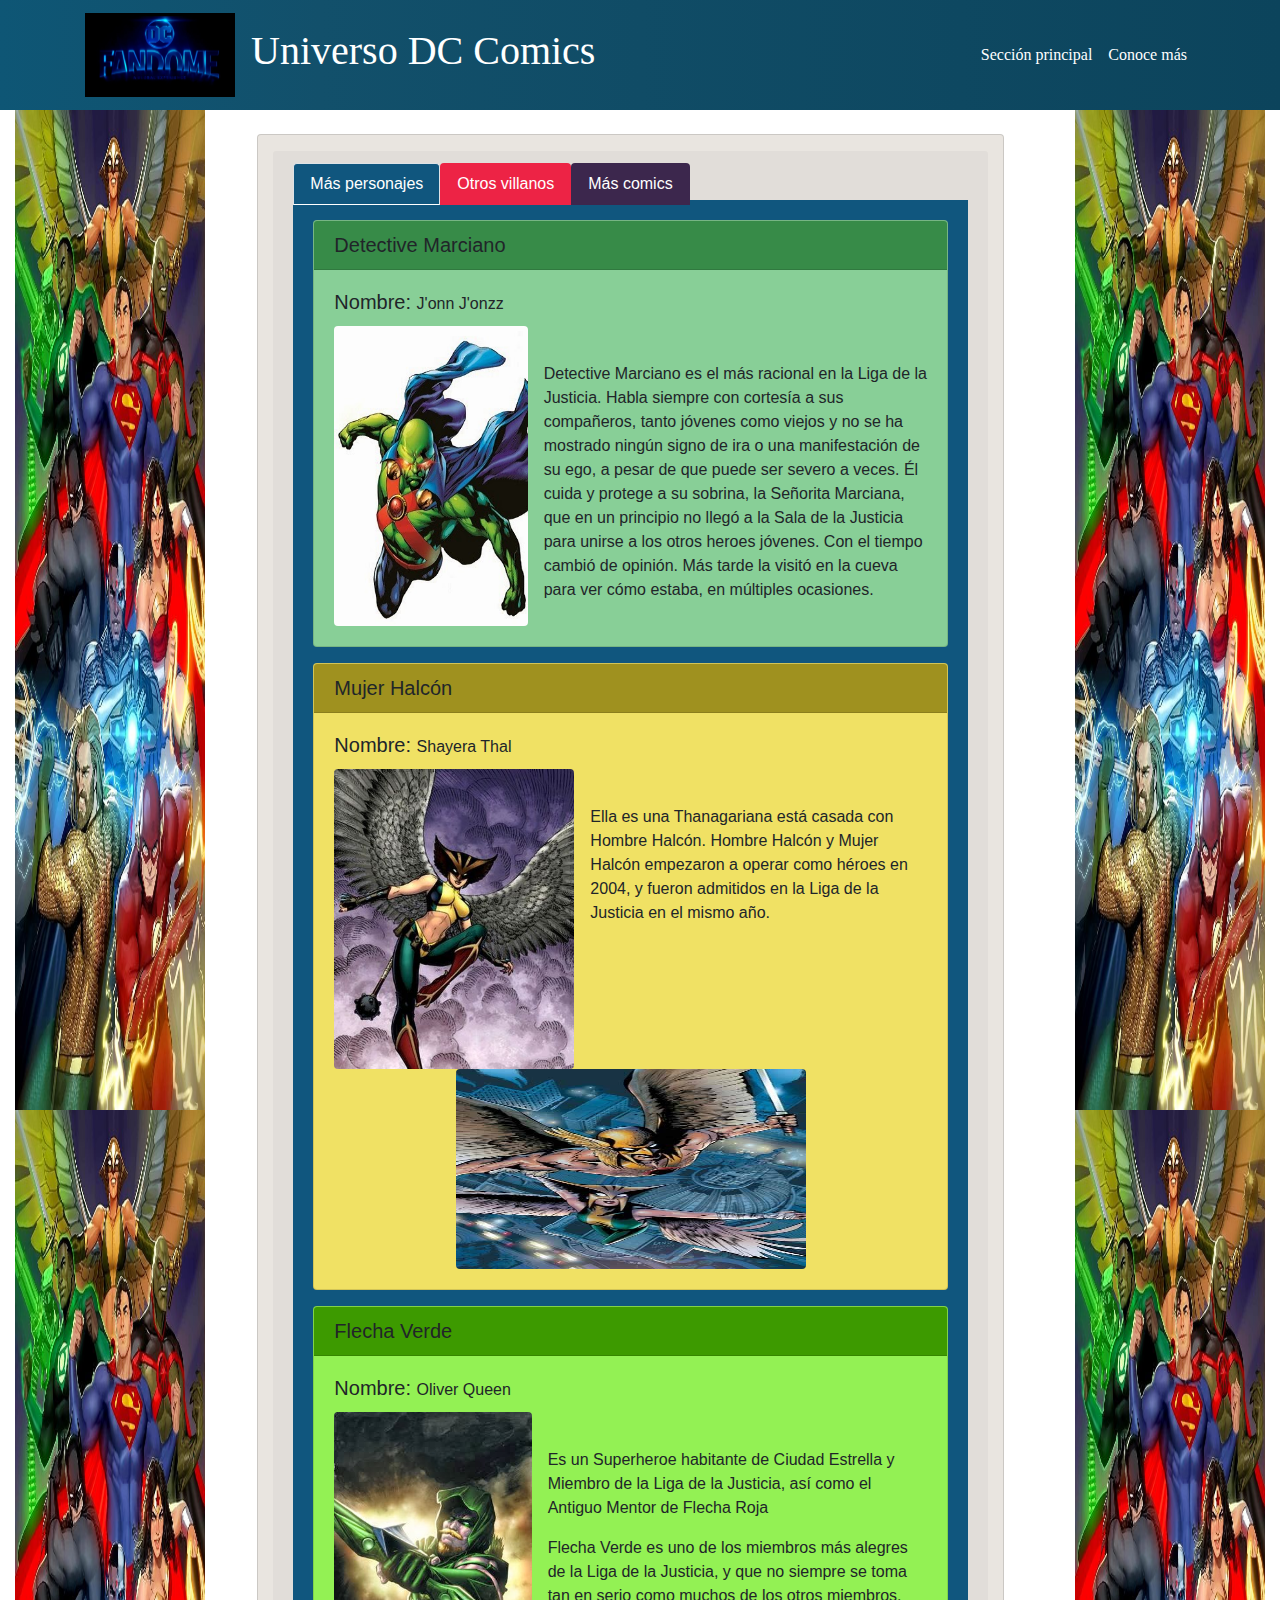
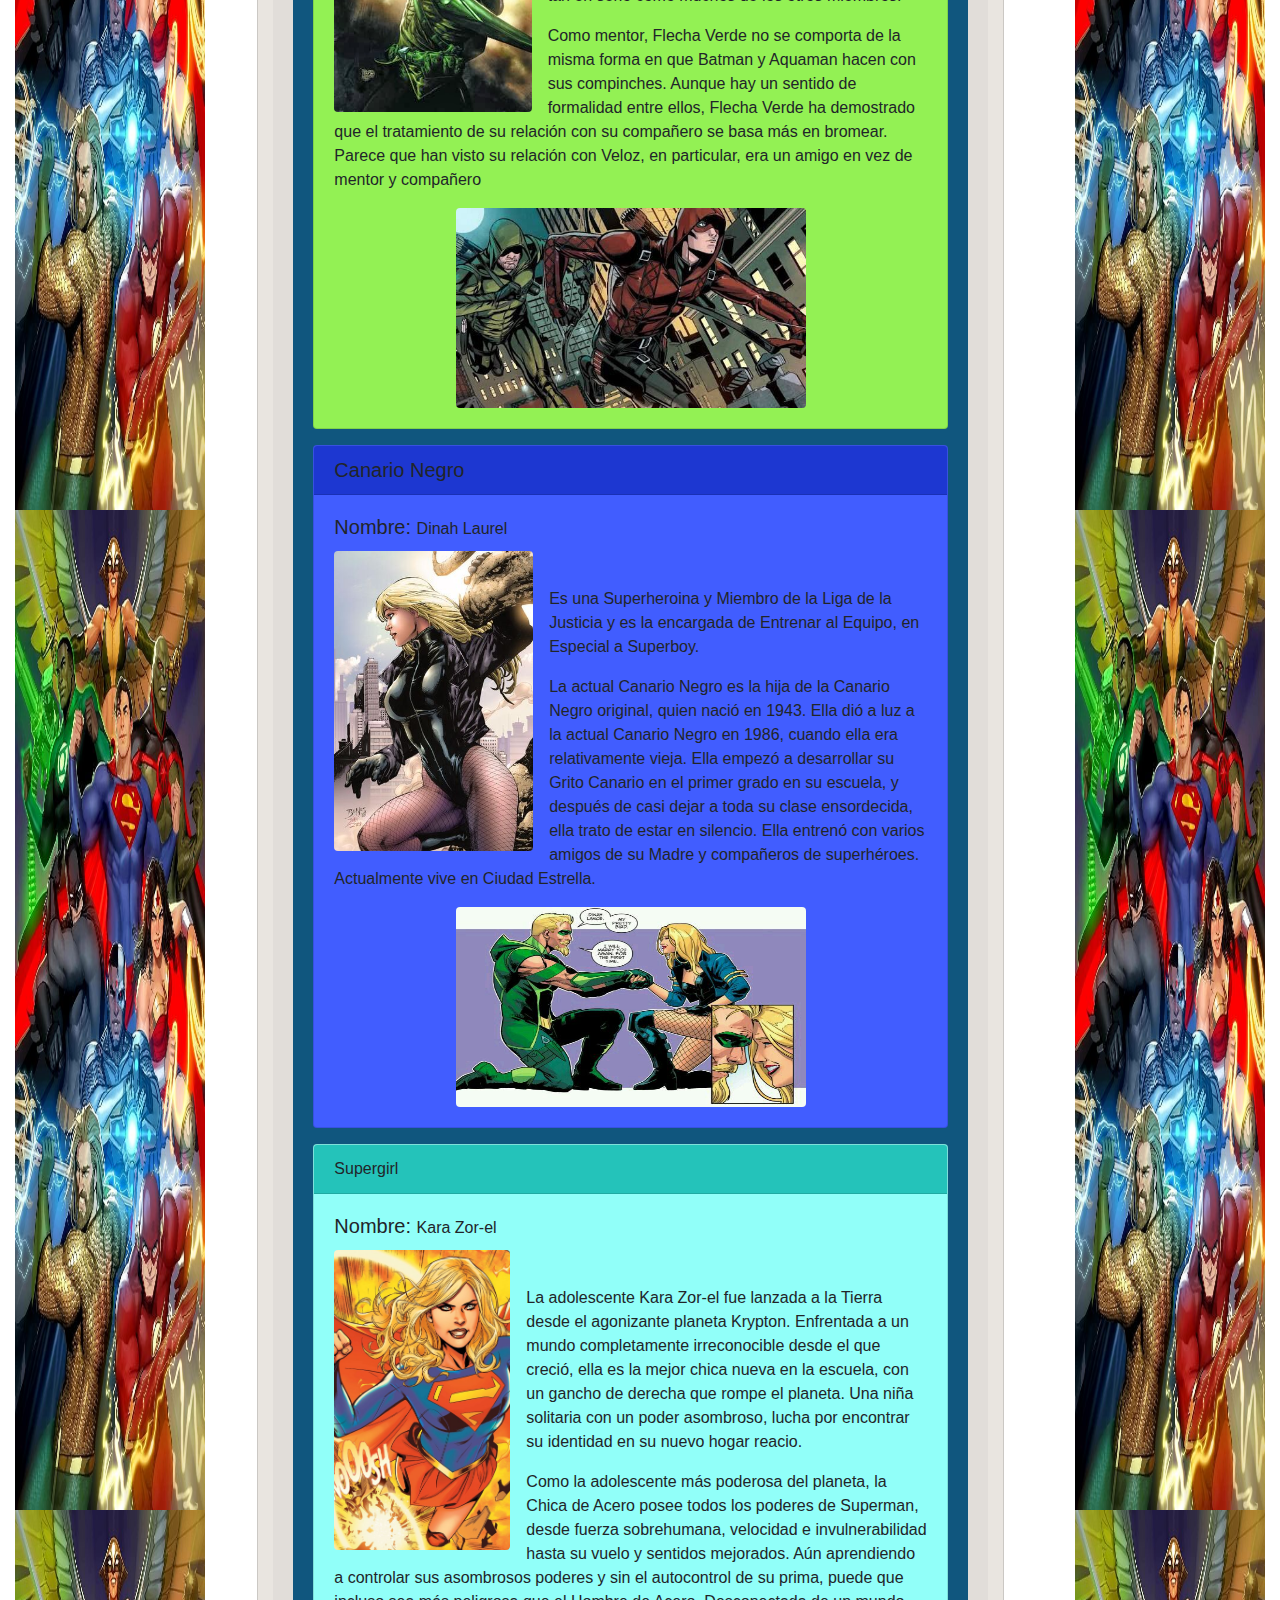
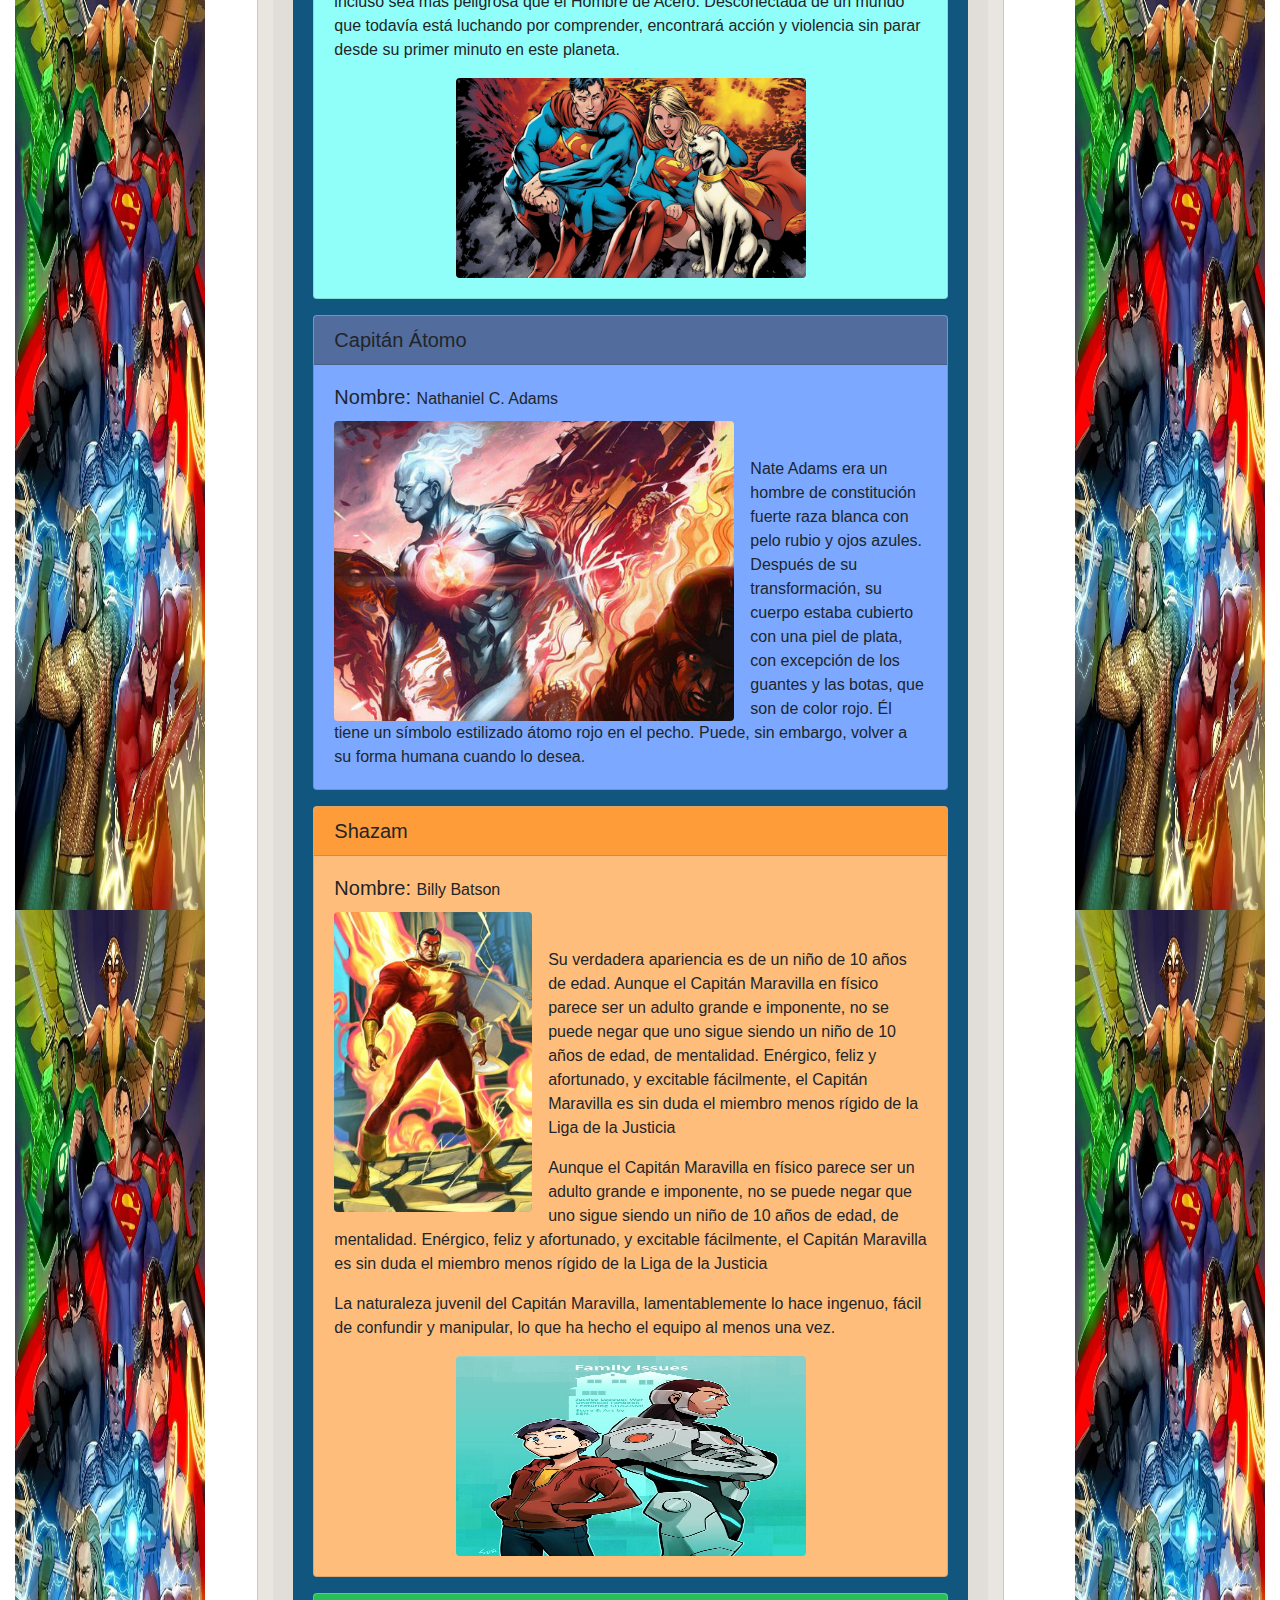
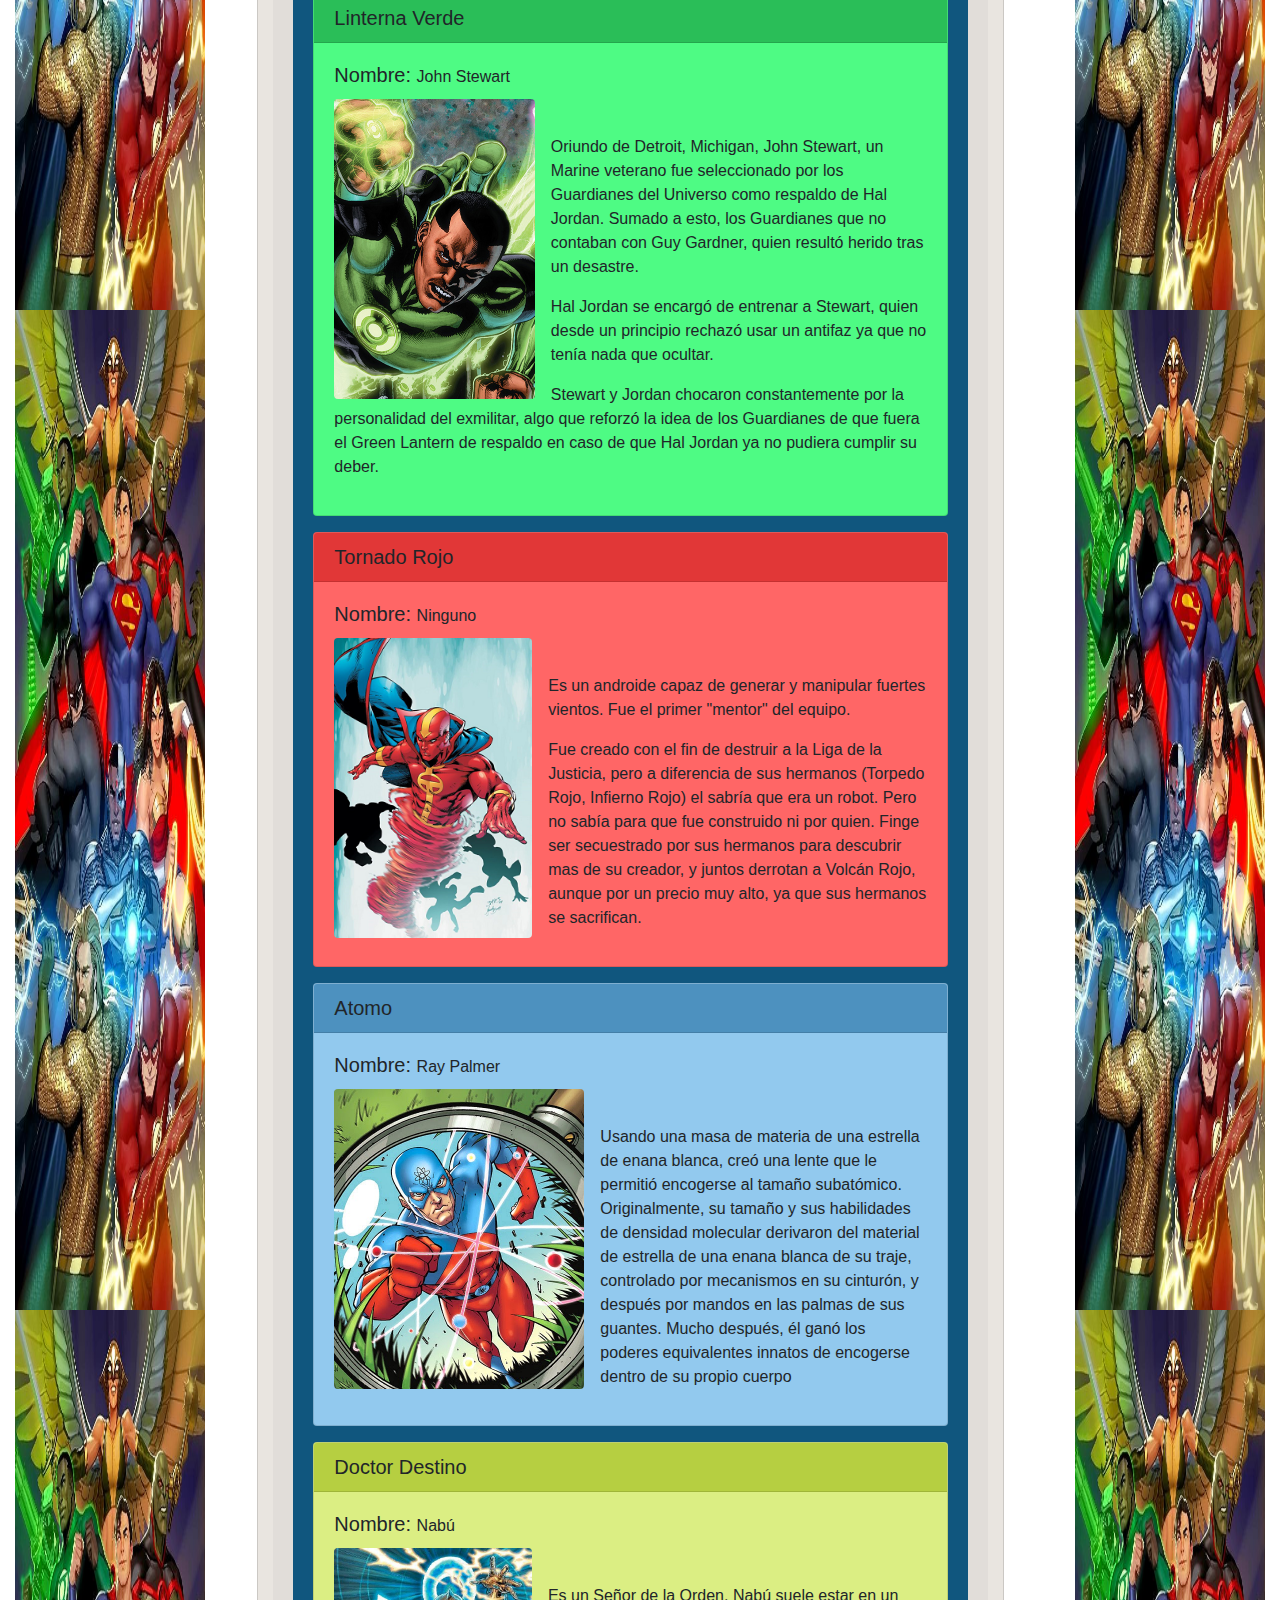
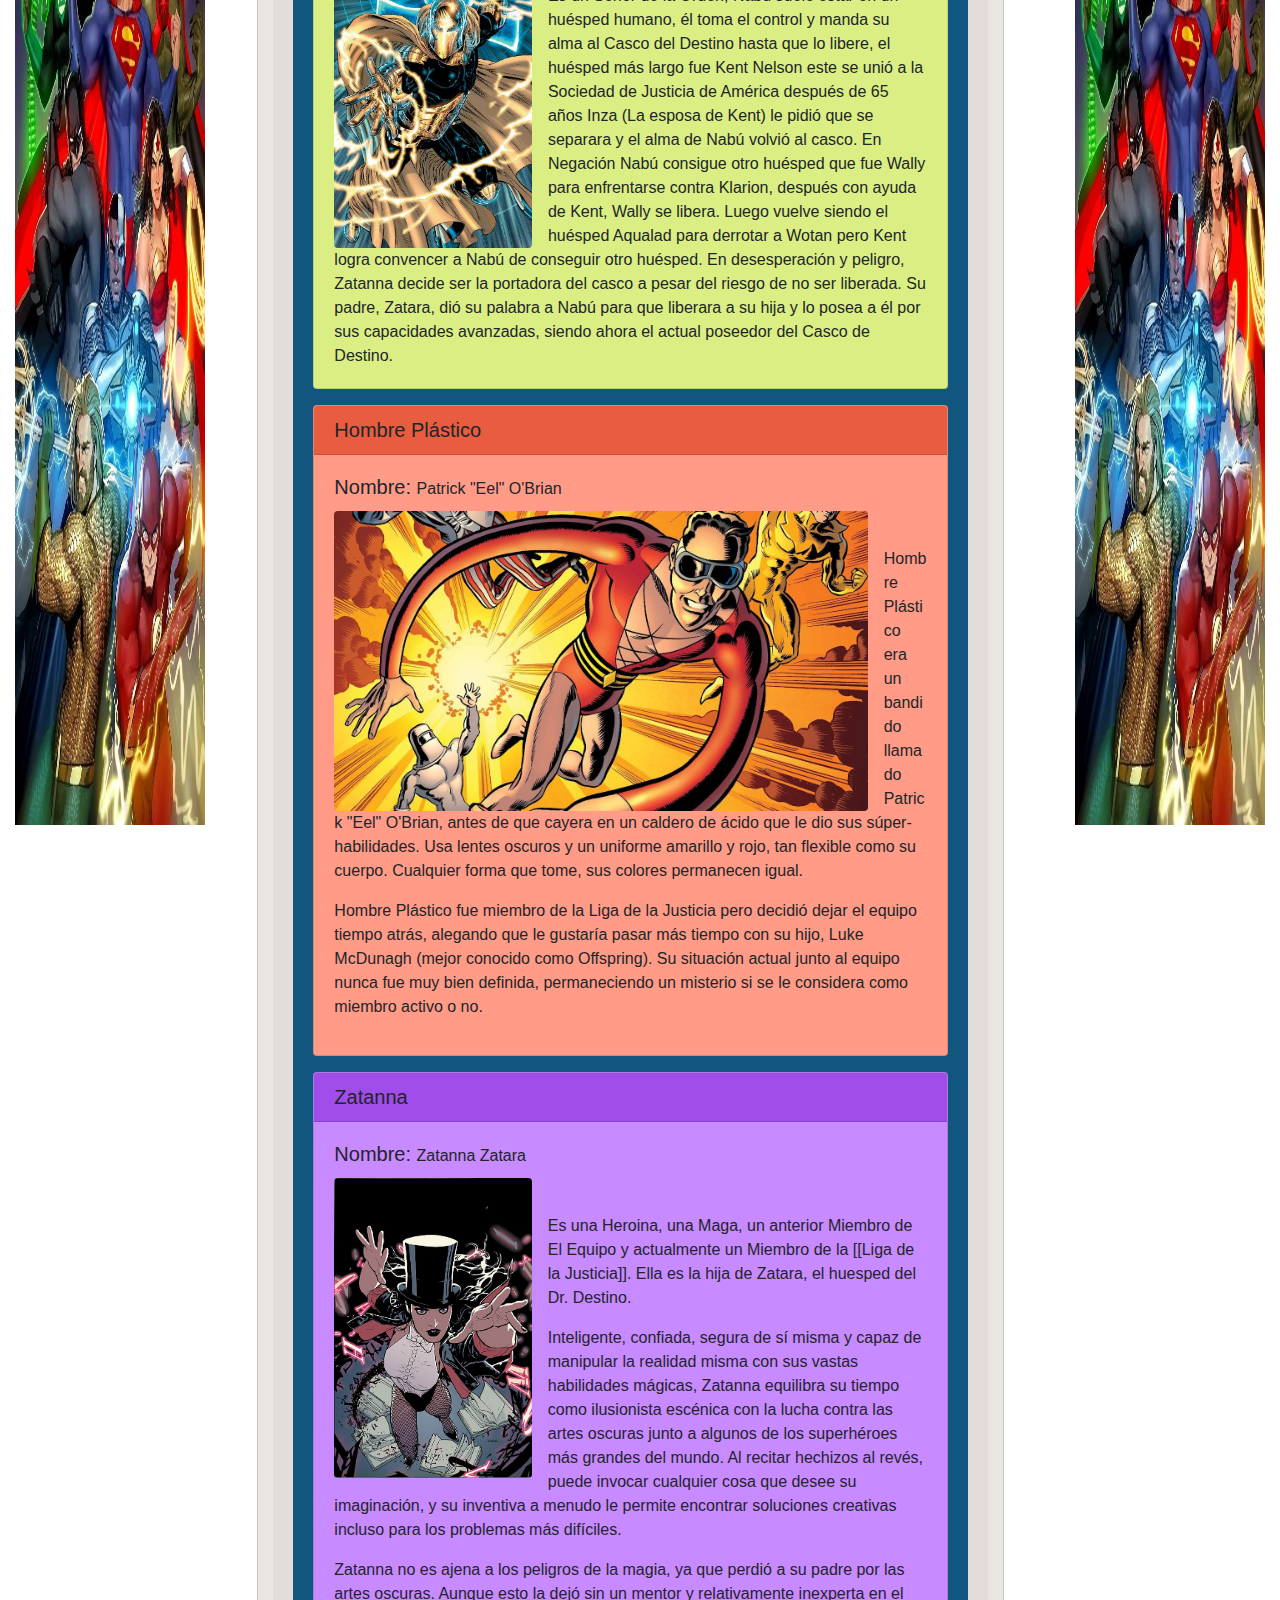
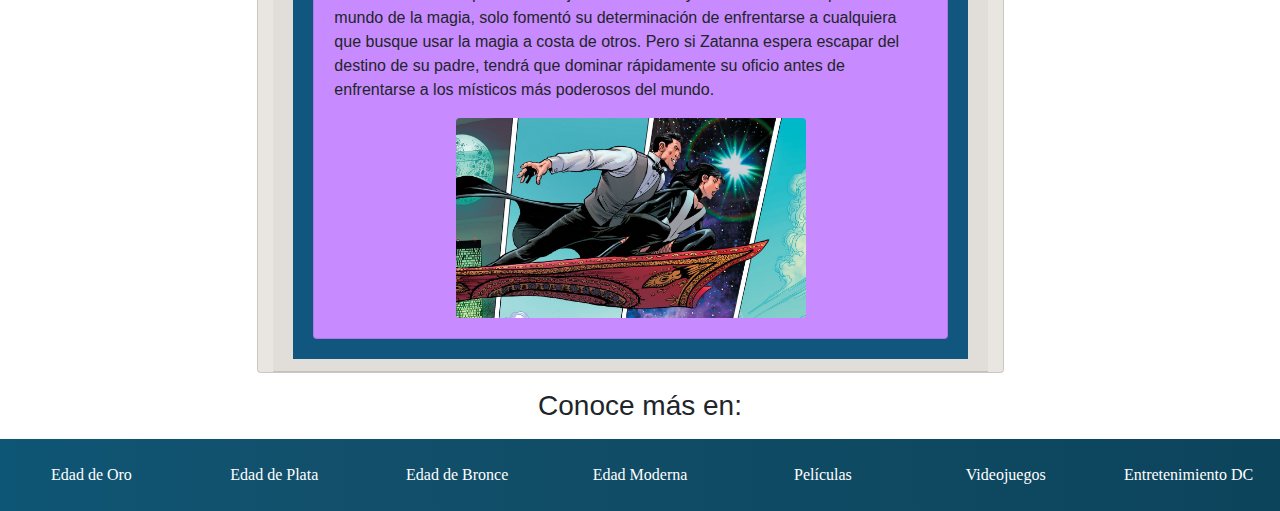
<file: seccions/MasPersonajes/perso .html>
<!DOCTYPE html>
<html lang="en">
<head>
    <meta charset="UTF-8">
    <meta name="viewport" content="width=device-width, initial-scale=1.0">
    <link rel="stylesheet" href="perso.css">
    <link rel="stylesheet" href="https://stackpath.bootstrapcdn.com/bootstrap/4.5.2/css/bootstrap.min.css" integrity="sha384-JcKb8q3iqJ61gNV9KGb8thSsNjpSL0n8PARn9HuZOnIxN0hoP+VmmDGMN5t9UJ0Z" crossorigin="anonymous">
    <title>Más personajes de DC comics</title>
</head>
<body>
    <!-- header -->
    <nav id="header" class="navbar navbar-expand-lg navbar-light bg-dark sticky-top">
        <div class="container">
          <a class="navbar-brand" href="#">
            <img src="../../images/logoDC.webp" alt="logo DC">
          </a>
            <button class="navbar-toggler" type="button" data-toggle="collapse" data-target="#navbarNav" aria-controls="navbarNav" aria-expanded="false" aria-label="Toggle navigation">
              <span class="navbar-toggler-icon"></span>
            </button>
  
            <div class="collapse navbar-collapse" id="navbar">
              <h1>Universo DC Comics</h1>
              <ul class="navbar-nav ml-auto">
                <li class="nav-item">
                  <a class="nav-link" href="../../DC.html">Sección principal</a>
                </li>
                <li class="nav-item">
                  <a class="nav-link" href="#footer">Conoce más</a>
                </li>
              </ul>
            </div>
        </div>
      </nav>
      <!-- /header -->

      <section id="home">
        <div class="container-fluid">
            <div class="row mr-6">
              <div class="col">
                <img class="" src="images/heroes.jpg" style="height: 1000px; width: 190px;">
                <img class="" src="images/heroes.jpg" style="height: 1000px; width: 190px;">
                <img class="" src="images/heroes.jpg" style="height: 1000px; width: 190px;">
                <img class="" src="images/heroes.jpg" style="height: 1000px; width: 190px;">
                <img class="" src="images/heroes.jpg" style="height: 1000px; width: 190px;">
                <img class="" src="images/heroes.jpg" style="height: 1000px; width: 190px;">
                <img class="" src="images/heroes.jpg" style="height: 1115px; width: 190px;">
            </div>

            <div class="card col-7 mt-4 ml-2 mr-2" style="background: rgb(233, 229, 224);">
              <div class="card-header mt-3">
                <ul class="nav nav-tabs card-header-tabs ml-0">
                  <li class="nav-item">
                    <a class="nav-link active" style="background: rgb(16, 86, 126); color: white;" href="../MasPersonajes/perso .html">Más personajes</a>
                  </li>
                  <li class="nav-item">
                    <a class="nav-link" style="background: #ed2345; color: white;" href="../OtrosVillanos/villanos.html">Otros villanos</a>
                  </li>
                  <li class="nav-item">
                    <a class="nav-link" style="background: rgb(60, 39, 77); color: white;" href="../MasComics/comics.html">Más comics</a>
                  </li>
                </ul>
                <div class="card-body mt-2" style="background: rgb(16, 86, 126);">
                  <div class="card" style="background: #88cf97;">
                    <h5 class="card-header" style="background: #378b48;">Detective Marciano</h5>
                      <div class="card-body">
                        <h5 class="card-title">Nombre: <small>J'onn J'onzz</small></h5>
                        <img src="images/marciano.jpg" class="rounded float-left mr-3" alt="Detective Marciano" style="height: 300px;">
                        <p class="card-text mt-5">Detective Marciano es el más racional en la Liga de la Justicia.
                          Habla siempre con cortesía a sus compañeros, tanto jóvenes como viejos y no se ha
                          mostrado ningún signo de ira o una manifestación de su ego, a pesar de que puede ser
                          severo a veces. Él cuida y protege a su sobrina, la Señorita Marciana, que en un principio
                          no llegó a la Sala de la Justicia para unirse a los otros heroes jóvenes. Con el tiempo
                          cambió de opinión. Más tarde la visitó en la cueva para ver cómo estaba, en múltiples ocasiones.</p>
                      </div>
                    </div>
                      <div class="card mt-3" style="background: #f0e164;">
                        <h5 class="card-header" style="background: #9f911f;">Mujer Halcón</h5>
                        <div class="card-body">
                          <h5 class="card-title">Nombre: <small>Shayera Thal</small></h5>
                          <img src="images/hawkgirl.jpg" class="rounded float-left mr-3" alt="Mujer Halcón" style="height: 300px;">
                          <p class="card-text mt-5">Ella es una Thanagariana está casada con Hombre Halcón.
                            Hombre Halcón y Mujer Halcón empezaron a operar como héroes en 2004, y fueron
                            admitidos en la Liga de la Justicia en el mismo año.
                          </p>
                          <img class="rounded mx-auto d-block" src="images/hawks.jpg" height="200px" width="350px" alt="">
                        </div>
                      </div>
                      <div class="card mt-3" style="background: #93F154;">
                        <h5 class="card-header" style="background: #3d9a00;">Flecha Verde</h5>
                        <div class="card-body">
                          <h5 class="card-title">Nombre: <small>Oliver Queen</small></h5>
                          <img src="images/arrow.jpg" class="rounded float-left mr-3" alt="Mujer Halcón" style="height: 300px;">
                          <p class="card-text mt-5">Es un Superheroe habitante de Ciudad Estrella y Miembro de la Liga de la Justicia,
                            así como el Antiguo Mentor de Flecha Roja
                          </p>
                          <p>Flecha Verde es uno de los miembros más alegres de la Liga de la Justicia, y que no siempre se
                            toma tan en serio como muchos de los otros miembros.</p>
                            <p>Como mentor, Flecha Verde no se comporta de la misma forma en que Batman y Aquaman hacen con
                              sus compinches. Aunque hay un sentido de formalidad entre ellos, Flecha Verde ha demostrado que el
                              tratamiento de su relación con su compañero se basa más en bromear. Parece que han visto su relación
                              con Veloz, en particular, era un amigo en vez de mentor y compañero</p>
                              <img class="rounded mx-auto d-block" src="images/red.jpg" height="200px" width="350px" alt="">
                        </div>
                      </div>
                      <div class="card mt-3" style="background: #415DFF;">
                        <h5 class="card-header"style="background: #1D37D1;">Canario Negro</h5>
                        <div class="card-body">
                          <h5 class="card-title">Nombre: <small>Dinah Laurel</small></h5>
                          <img src="images/dina.jpg" class="rounded float-left mr-3" alt="Canario Negro" style="height: 300px;">
                          <p class="card-text mt-5">Es una Superheroina y Miembro de la Liga de la Justicia y es la encargada de
                            Entrenar al Equipo, en Especial a Superboy.</p>
                            <p>La actual Canario Negro es la hija de la Canario Negro original, quien nació en 1943. Ella dió
                              a luz a la actual Canario Negro en 1986, cuando ella era relativamente vieja. Ella empezó a
                              desarrollar su Grito Canario en el primer grado en su escuela, y después de casi dejar a toda
                              su clase ensordecida, ella trato de estar en silencio. Ella entrenó con varios amigos de su Madre
                              y compañeros de superhéroes. Actualmente vive en Ciudad Estrella.</p>
                            <img class="rounded mx-auto d-block" src="images/DinayArrow.jpg" height="200px" width="350px" alt="">
                        </div>
                      </div>
                      <div class="card mt-3" style="background: #91FFF9;">
                        <div class="card-header" style="background: #24C3BA;">Supergirl</div>
                        <div class="card-body">
                          <h5 class="card-title">Nombre: <small>Kara Zor-el</small></h5>
                          <img src="images/supergirl.jpg" class="rounded float-left mr-3" alt="" style="height: 300px;">
                          <p class="card-text mt-5">La adolescente Kara Zor-el fue lanzada a la
                            Tierra desde el agonizante planeta Krypton. Enfrentada a un mundo
                            completamente irreconocible desde el que creció, ella es la mejor chica
                            nueva en la escuela, con un gancho de derecha que rompe el planeta. Una niña
                            solitaria con un poder asombroso, lucha por encontrar su identidad en su nuevo hogar reacio.</p>
                          <p>Como la adolescente más poderosa del planeta, la Chica de Acero posee todos los poderes de Superman,
                            desde fuerza sobrehumana, velocidad e invulnerabilidad hasta su vuelo y sentidos
                            mejorados. Aún aprendiendo a controlar sus asombrosos poderes y sin el autocontrol de su prima,
                            puede que incluso sea más peligrosa que el Hombre de Acero. Desconectada de un mundo que todavía
                            está luchando por comprender, encontrará acción y violencia sin parar desde su primer minuto en este planeta.</p>
                          <img class="rounded mx-auto d-block" src="images/primos.jpg" height="200px" width="350px" alt="">
                        </div>
                      </div>
                      <div class="card mt-3" style="background: #7CA9FF;">
                        <h5 class="card-header" style="background: #526C9D;"> Capitán Átomo</h5>
                        <div class="card-body">
                          <h5 class="card-title">Nombre: <small>Nathaniel C. Adams</small></h5>
                          <img src="images/atomo.jpg" class="rounded float-left mr-3" alt="Atomo" style="height: 300px;">
                          <p class="card-text mt-5">Nate Adams era un hombre de constitución fuerte
                            raza blanca con pelo rubio y ojos azules. Después de su transformación,
                            su cuerpo estaba cubierto con una piel de plata, con excepción de los
                            guantes y las botas, que son de color rojo. Él tiene un símbolo estilizado
                            átomo rojo en el pecho. Puede, sin embargo, volver a su forma humana cuando lo desea.</p>
                        </div>
                      </div>
                      <div class="card mt-3" style="background: #FFBD7B;">
                        <h5 class="card-header" style="background: #FF9C3A;">Shazam</h5>
                        <div class="card-body">
                          <h5 class="card-title">Nombre: <small>Billy Batson</small></h5>
                          <img src="images/shazam.jpg" class="rounded float-left mr-3" alt="" style="height: 300px;">
                          <p class="card-text mt-5">Su verdadera apariencia es de un niño de 10 años de edad.
                            Aunque el Capitán Maravilla en físico parece ser un adulto grande e imponente, no se puede
                            negar que uno sigue siendo un niño de 10 años de edad, de mentalidad. Enérgico, feliz y afortunado,
                            y excitable fácilmente, el Capitán Maravilla es sin duda el miembro menos rígido de la Liga de la Justicia </p>
                          <p>Aunque el Capitán Maravilla en físico parece ser un adulto grande e imponente, no se puede
                            negar que uno sigue siendo un niño de 10 años de edad, de mentalidad. Enérgico, feliz y afortunado,
                            y excitable fácilmente, el Capitán Maravilla es sin duda el miembro menos rígido de la Liga de la
                            Justicia</p>
                            <p>La naturaleza juvenil del Capitán Maravilla, lamentablemente lo hace ingenuo, fácil de confundir
                              y manipular, lo que ha hecho el equipo al menos una vez.</p>
                          <img class="rounded mx-auto d-block" src="images/billy.jpg" height="200px" width="350px" alt="">
                        </div>
                      </div>
                      <div class="card mt-3" style="background: #4EFB84;">
                        <h5 class="card-header" style="background: #2ABE58;">Linterna Verde</h5>
                        <div class="card-body">
                          <h5 class="card-title">Nombre: <small>John Stewart</small></h5>
                          <img src="images/john.jpg" class="rounded float-left mr-3" alt="" style="height: 300px;">
                          <p class="card-text mt-5">Oriundo de Detroit, Michigan, John Stewart, un Marine veterano fue seleccionado
                            por los Guardianes del Universo como respaldo de Hal Jordan. Sumado a esto, los Guardianes que no contaban
                            con Guy Gardner, quien resultó herido tras un desastre.</p>
                          <p>Hal Jordan se encargó de entrenar a Stewart, quien desde un principio rechazó usar un antifaz ya
                            que no tenía nada que ocultar.</p>
                          <p>Stewart y Jordan chocaron constantemente por la personalidad del exmilitar, algo que reforzó la
                            idea de los Guardianes de que fuera el Green Lantern de respaldo en caso de que Hal Jordan
                            ya no pudiera cumplir su deber.</p>
                        </div>
                      </div>
                      <div class="card mt-3" style="background: #FF6666;">
                        <h5 class="card-header" style="background: #E13737;">Tornado Rojo</h5>
                        <div class="card-body">
                          <h5 class="card-title">Nombre: <small>Ninguno</small></h5>
                          <img src="images/tornado.png" class="rounded float-left mr-3" alt="" style="height: 300px;">
                          <p class="card-text mt-5">Es un androide capaz de generar y manipular fuertes
                            vientos. Fue el primer "mentor" del equipo.</p>
                            <p>Fue creado con el fin de destruir a la Liga de la Justicia, pero a diferencia de
                              sus hermanos (Torpedo Rojo, Infierno Rojo) el sabría que era un robot. Pero no sabía
                              para que fue construido ni por quien. Finge ser secuestrado por sus hermanos para
                              descubrir mas de su creador, y juntos derrotan a Volcán Rojo, aunque por un precio
                              muy alto, ya que sus hermanos se sacrifican.</p>
                        </div>
                      </div>
                      <div class="card mt-3" style="background: #92C9EE;">
                        <h5 class="card-header" style="background: #4D91BF;">Atomo</h5>
                        <div class="card-body">
                          <h5 class="card-title">Nombre: <small>Ray Palmer</small></h5>
                          <img src="images/atom.jpg" class="rounded float-left mr-3" alt="" style="height: 300px;">
                          <p class="card-text mt-5">Usando una masa de materia de una estrella de enana blanca,
                            creó una lente que le permitió encogerse al tamaño subatómico. Originalmente, su
                            tamaño y sus habilidades de densidad molecular derivaron del material de estrella
                            de una enana blanca de su traje, controlado por mecanismos en su cinturón, y después
                            por mandos en las palmas de sus guantes. Mucho después, él ganó los poderes equivalentes
                            innatos de encogerse dentro de su propio cuerpo</p>
                         <p></p>
                        </div>
                      </div>
                      <div class="card mt-3" style="background: #DBEE83;">
                        <h5 class="card-header" style="background: #B6CF41;">Doctor Destino</h5>
                        <div class="card-body">
                          <h5 class="card-title">Nombre: <small>Nabú</small></h5>
                          <img src="images/destino.jpg" class="rounded float-left mr-3" alt="" style="height: 300px;">
                          <p class="card-text mt-5">Es un Señor de la Orden, Nabú suele estar en un huésped humano,
                            él toma el control y manda su alma al Casco del Destino hasta que lo libere, el huésped
                            más largo fue Kent Nelson este se unió a la Sociedad de Justicia de América después de 65
                            años Inza (La esposa de Kent) le pidió que se separara y el alma de Nabú volvió al casco. En
                            Negación Nabú consigue otro huésped que fue Wally para enfrentarse contra Klarion, después
                            con ayuda de Kent, Wally se libera. Luego vuelve siendo el huésped Aqualad para derrotar
                            a Wotan pero Kent logra convencer a Nabú de conseguir otro huésped. En desesperación y
                            peligro, Zatanna decide ser la portadora del casco a pesar del riesgo de no ser liberada. Su
                            padre, Zatara, dió su palabra a Nabú para que liberara a su hija y lo posea a él por sus
                            capacidades avanzadas, siendo ahora el actual poseedor del Casco de Destino.</p>
                        </div>
                      </div>
                      <div class="card mt-3" style="background: #FF9B87;">
                        <h5 class="card-header" style="background: #E85C40;">Hombre Plástico</h5>
                        <div class="card-body">
                          <h5 class="card-title">Nombre: <small>Patrick "Eel" O'Brian</small></h5>
                          <img src="images/plasticman.jpg" class="rounded float-left mr-3" alt="" style="height: 300px;">
                          <p class="card-text mt-5">Hombre Plástico era un bandido llamado Patrick "Eel" O'Brian,
                            antes de que cayera en un caldero de ácido que le dio sus súper-habilidades. Usa lentes
                            oscuros y un uniforme amarillo y rojo, tan flexible como su cuerpo. Cualquier forma que tome,
                            sus colores permanecen igual.</p>
                          <p>Hombre Plástico fue miembro de la Liga de la Justicia pero decidió dejar el equipo tiempo atrás,
                            alegando que le gustaría pasar más tiempo con su hijo, Luke McDunagh (mejor conocido como Offspring).
                            Su situación actual junto al equipo nunca fue muy bien definida, permaneciendo un misterio si se
                            le considera como miembro activo o no.</p>
                        </div>
                      </div>
                      <div class="card mt-3" style="background: #C88AFF;">
                        <h5 class="card-header" style="background: #A04DEA;">Zatanna</h5>
                        <div class="card-body">
                          <h5 class="card-title">Nombre: <small>Zatanna Zatara</small></h5>
                          <img src="images/Zatanna_005.jpg" class="rounded float-left mr-3" alt="" style="height: 300px;">
                          <p class="card-text mt-5">Es una Heroina, una Maga, un anterior Miembro de El Equipo y
                            actualmente un Miembro de la [[Liga de la Justicia]]. Ella es la hija de Zatara, el huesped del Dr. Destino.</p>
                          <p>Inteligente, confiada, segura de sí misma y capaz de manipular la realidad misma
                            con sus vastas habilidades mágicas, Zatanna equilibra su tiempo como ilusionista
                            escénica con la lucha contra las artes oscuras junto a algunos de los superhéroes
                            más grandes del mundo. Al recitar hechizos al revés, puede invocar cualquier cosa que
                            desee su imaginación, y su inventiva a menudo le permite encontrar soluciones creativas
                            incluso para los problemas más difíciles.</p>
                          <p>Zatanna no es ajena a los peligros de la magia, ya que perdió a su padre por las artes
                            oscuras. Aunque esto la dejó sin un mentor y relativamente inexperta en el mundo de la magia,
                            solo fomentó su determinación de enfrentarse a cualquiera que busque usar la magia a costa
                            de otros. Pero si Zatanna espera escapar del destino de su padre, tendrá que dominar rápidamente
                            su oficio antes de enfrentarse a los místicos más poderosos del mundo.</p>
                          <img class="rounded mx-auto d-block" src="images/zatara.jpg" height="200px" width="350px" alt="">
                        </div>
                      </div>
                </div>
              </div>
            </div>

                <div class="col">
                <img class="ml-5" src="images/heroes.jpg" style="height: 1000px; width: 190px;">
                <img class="ml-5" src="images/heroes.jpg" style="height: 1000px; width: 190px;">
                <img class="ml-5" src="images/heroes.jpg" style="height: 1000px; width: 190px;">
                <img class="ml-5" src="images/heroes.jpg" style="height: 1000px; width: 190px;">
                <img class="ml-5" src="images/heroes.jpg" style="height: 1000px; width: 190px;">
                <img class="ml-5" src="images/heroes.jpg" style="height: 1000px; width: 190px;">
                <img class="ml-5" src="images/heroes.jpg" style="height: 1115px; width: 190px;">
                </div>
            </div>
        </div>
      </section>
      
       <!-- footer -->
       <div class="col-12 col-lg text-center mt-3 mb-3">
        <h3>Conoce más en: </h3>
      </div>
      <footer id="footer" class="pb-4 pt-4">
        <div class="container-fluid">
          <div class="row text-center">
            <div class="col-12 col-lg">
                <a href="../../EdadOro/oro.html">Edad de Oro</a>
            </div>
            <div class="col-12 col-lg">
                <a href="../../EdadPlata/plata.html">Edad de Plata</a>
            </div>
            <div class="col-12 col-lg">
              <a href="../../EdadBronce/bronce.html">Edad de Bronce</a>
            </div>
            <div class="col-12 col-lg">
              <a href="../../EdadModerna/moderna.html">Edad Moderna</a>
            </div>
            <div class="col-12 col-lg">
              <a href="../../Pelis/movies.html">Películas</a>
            </div>
            <div class="col-12 col-lg">
              <a href="../../Juegos/games.html">Videojuegos</a>
            </div>
            <div class="col-12 col-lg">
              <a href="../../Entretenimiento/show.html">Entretenimiento DC</a>
            </div>
          </div>
        </div>
      </footer>
      <!-- /footer -->
</body>
</html>
</file>
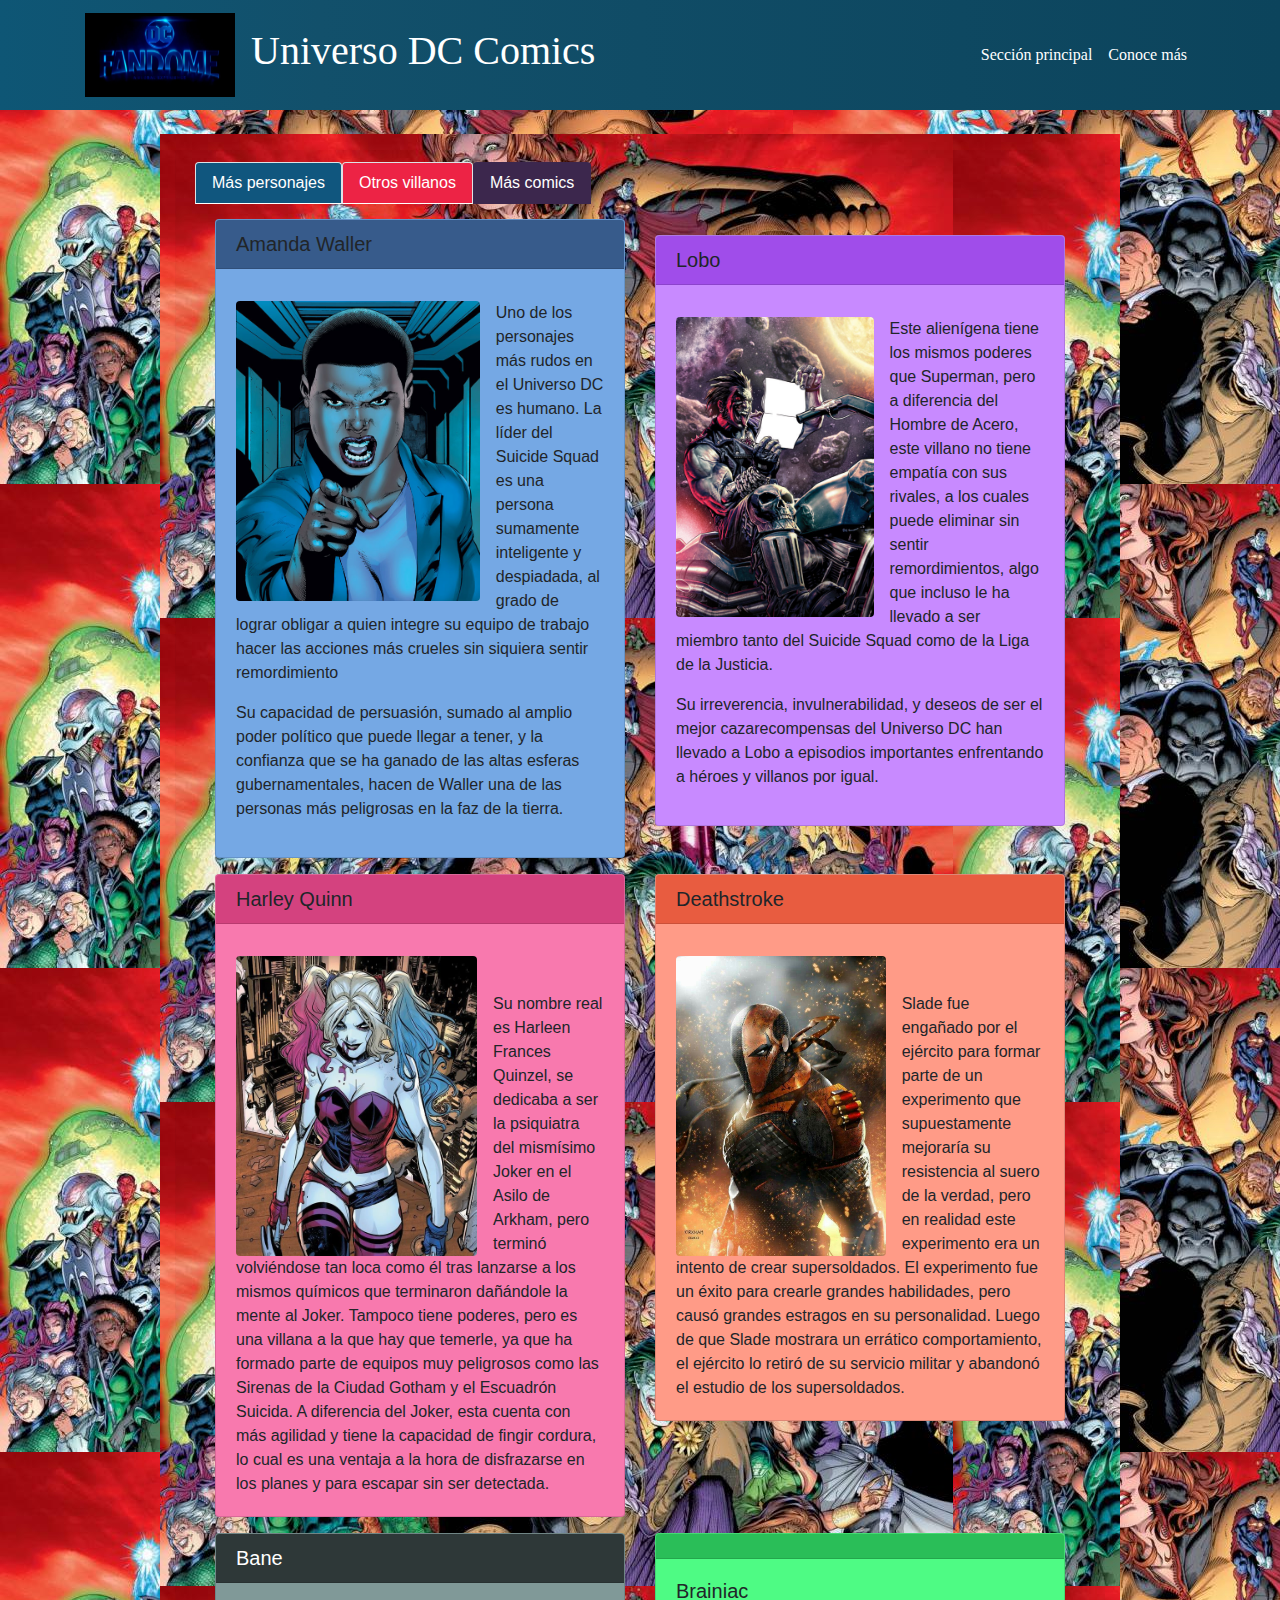
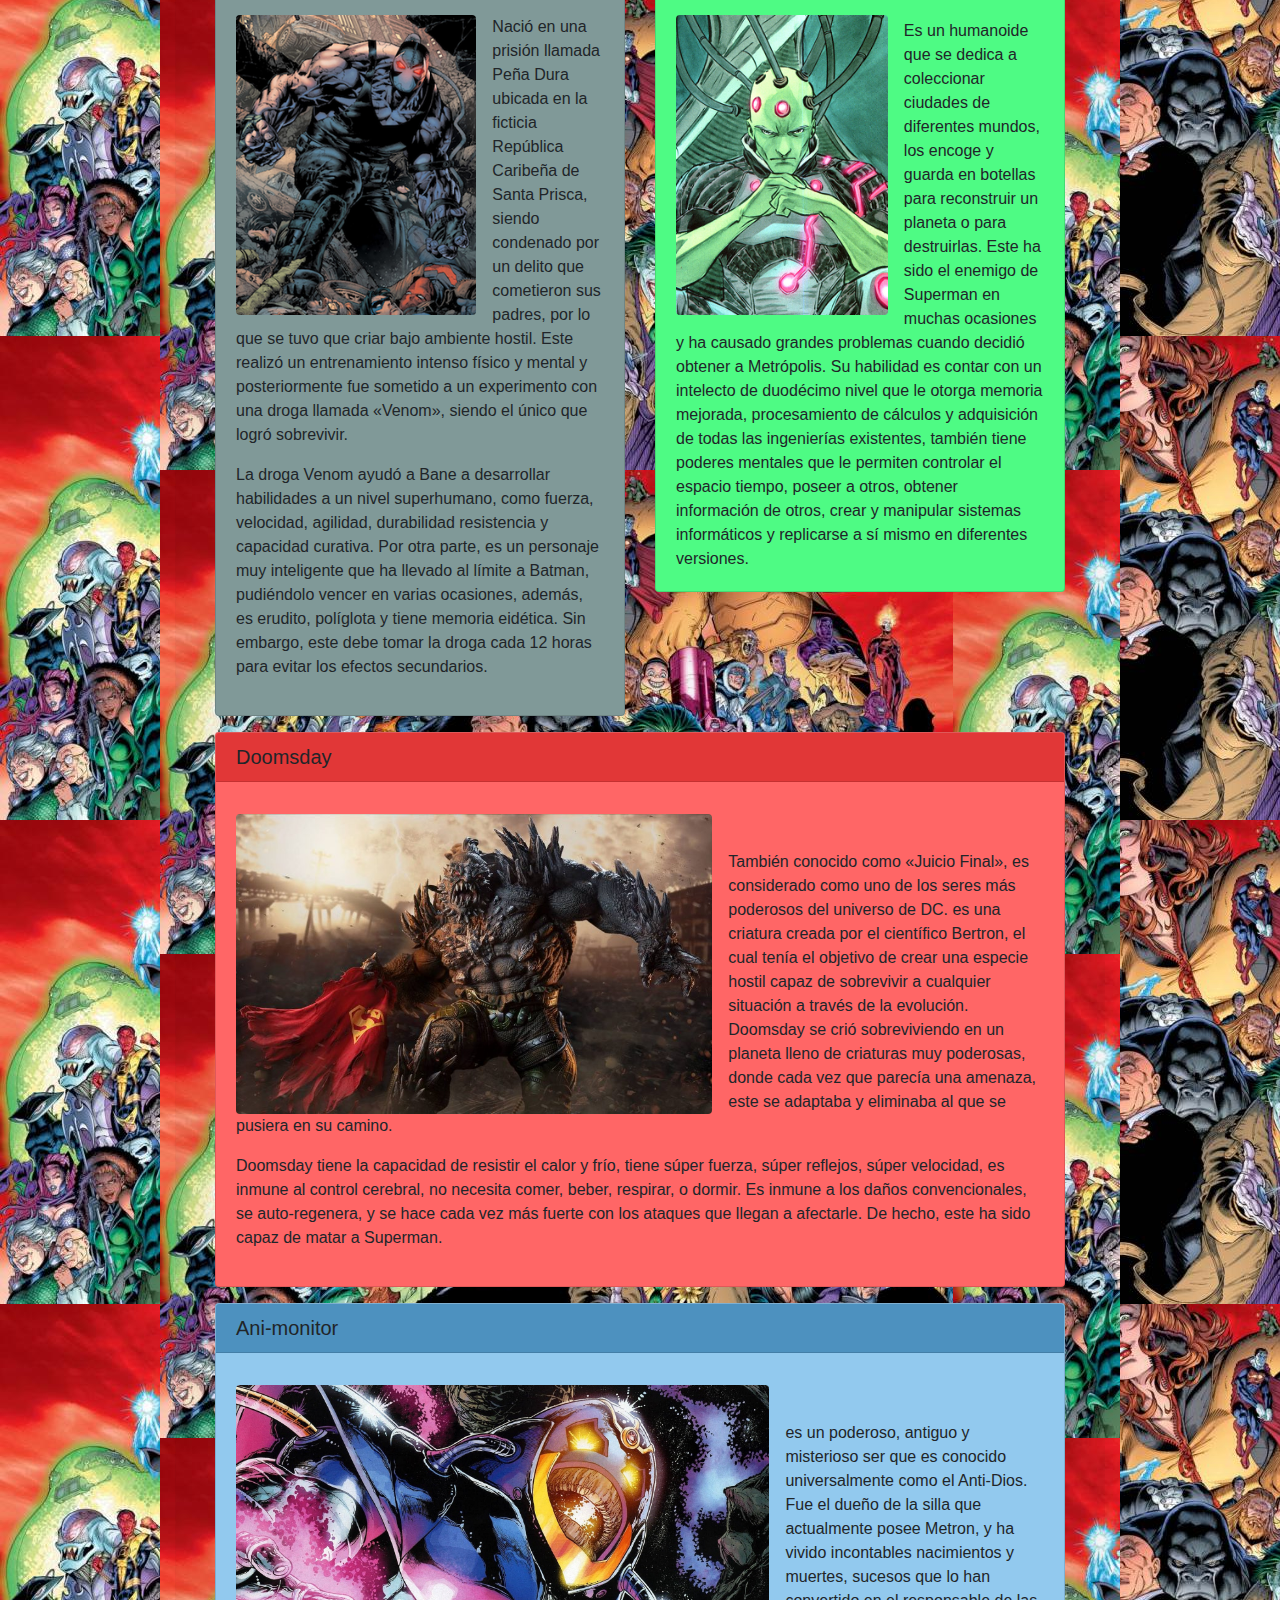
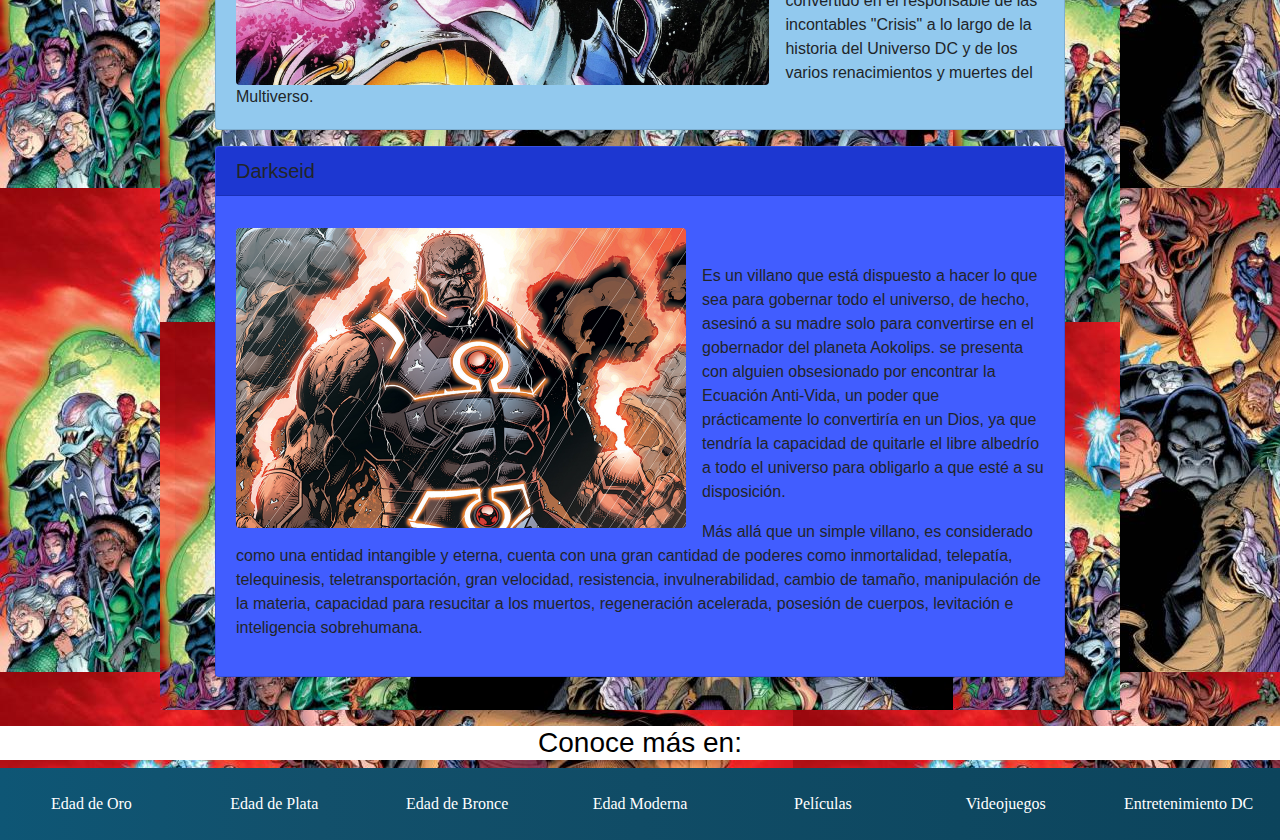
<file: seccions/OtrosVillanos/villanos.html>
<!DOCTYPE html>
<html lang="en">
<head>
    <meta charset="UTF-8">
    <meta name="viewport" content="width=device-width, initial-scale=1.0">
    <link rel="stylesheet" href="https://stackpath.bootstrapcdn.com/bootstrap/4.5.2/css/bootstrap.min.css" integrity="sha384-JcKb8q3iqJ61gNV9KGb8thSsNjpSL0n8PARn9HuZOnIxN0hoP+VmmDGMN5t9UJ0Z" crossorigin="anonymous">
    <link rel="stylesheet" href="villanos.css">
    <title>Otros villanos</title>
</head>
<body>
  <!-- header -->
  <nav id="header" class="navbar navbar-expand-lg navbar-light bg-dark sticky-top">
    <div class="container">
      <a class="navbar-brand" href="#">
        <img src="../../images/logoDC.webp" alt="logo DC">
      </a>
        <button class="navbar-toggler" type="button" data-toggle="collapse" data-target="#navbarNav" aria-controls="navbarNav" aria-expanded="false" aria-label="Toggle navigation">
          <span class="navbar-toggler-icon"></span>
        </button>

        <div class="collapse navbar-collapse" id="navbar">
          <h1>Universo DC Comics</h1>
          <ul class="navbar-nav ml-auto">
            <li class="nav-item">
              <a class="nav-link" href="../../DC.html">Sección principal</a>
            </li>
            <li class="nav-item">
              <a class="nav-link" href="#footer">Conoce más</a>
            </li>
          </ul>
        </div>
    </div>
  </nav>
  <!-- /header -->

  <section id="home">
    <div class="container-fluid">
        <div class="row">
          <div class="col"></div>
        <div class="card-center col-9 mt-4" style="background-image: url('../OtrosVillanos/images/villanos.jpg');">
          <div class="card-header mt-3">
            <ul class="nav nav-tabs card-header-tabs ml-0">
              <li class="nav-item">
                <a class="nav-link active" style="background: rgb(16, 86, 126); color: white;" href="../MasPersonajes/perso .html">Más personajes</a>
              </li>
              <li class="nav-item">
                <a class="nav-link active" style=" background: #ed2345; color: white;" href="../OtrosVillanos/villanos.html">Otros villanos</a>
              </li>
              <li class="nav-item">
                <a class="nav-link" style="background: rgb(60, 39, 77); color: white;" href="../MasComics/comics.html">Más comics</a>
              </li>
            </ul>
            <div class="card-body"">
            <div class="row mt-2">
              <div class="col">
                <div class="card" style="background: #75a8e4;">
                  <h5 class="card-header" style="background: #375b8b;">Amanda Waller</h5>
                    <div class="card-body">
                      <h5 class="card-title"><small></small></h5>
                      <img src="images/Amanda.jpg" class="rounded float-left mr-3" alt="" style="height: 300px;">
                      <p class="card-text mt-2">Uno de los personajes más rudos en el Universo DC es humano. La líder
                        del Suicide Squad es una persona sumamente inteligente y despiadada, al grado de lograr obligar
                        a quien integre su equipo de trabajo hacer las acciones más crueles sin siquiera sentir remordimiento</p>
                      <p>Su capacidad de persuasión, sumado al amplio poder político que puede llegar a tener, y la confianza
                        que se ha ganado de las altas esferas gubernamentales, hacen de Waller una de las personas más peligrosas en la faz de la tierra.</p>
                    </div>
                  </div>
              </div>
              <div class="col">
                <div class="card mt-3" style="background: #C88AFF;">
                  <h5 class="card-header" style="background: #A04DEA;">Lobo</h5>
                  <div class="card-body">
                    <h5 class="card-title"></h5>
                    <img src="images/lobo.jpg" class="rounded float-left mr-3" alt="" style="height: 300px;">
                    <p class="card-text mt-2">Este alienígena tiene los mismos poderes que Superman, pero
                      a diferencia del Hombre de Acero, este villano no tiene empatía con sus rivales,
                      a los cuales puede eliminar sin sentir remordimientos, algo que incluso le ha
                      llevado a ser miembro tanto del Suicide Squad como de la Liga de la Justicia.</p>
                    <p>Su irreverencia, invulnerabilidad, y deseos de ser el mejor cazarecompensas del
                      Universo DC han llevado a Lobo a episodios importantes enfrentando a héroes
                      y villanos por igual.</p>
                  </div>
                </div>
              </div>
            </div>

            <div class="row">
              <div class="col">
                <div class="card mt-3" style="background: #f879ae;">
                  <h5 class="card-header" style="background: #d4427f;">Harley Quinn</h5>
                  <div class="card-body">
                    <h5 class="card-title"></h5>
                    <img src="images/harle.jpg" class="rounded float-left mr-3" alt="Mujer Halcón" style="height: 300px;">
                    <p class="card-text mt-5">Su nombre real es Harleen Frances Quinzel, se dedicaba a ser la psiquiatra
                      del mismísimo Joker en el Asilo de Arkham, pero terminó volviéndose tan loca como él tras lanzarse
                      a los mismos químicos que terminaron dañándole la mente al Joker. Tampoco tiene poderes, pero es
                      una villana a la que hay que temerle, ya que ha formado parte de equipos muy peligrosos como las
                      Sirenas de la Ciudad Gotham y el Escuadrón Suicida. A diferencia del Joker, esta cuenta con más
                      agilidad y tiene la capacidad de fingir cordura, lo cual es una ventaja a la hora de disfrazarse en
                      los planes y para escapar sin ser detectada.</p>
                  </div>
                </div>
              </div>
              <div class="col">
                <div class="card mt-3" style="background: #FF9B87;">
                  <h5 class="card-header" style="background: #E85C40;">Deathstroke</h5>
                  <div class="card-body">
                    <h5 class="card-title"></h5>
                    <img src="images/death.jpg" class="rounded float-left mr-3" alt="" style="height: 300px;">
                    <p class="card-text mt-5">Slade fue engañado por el ejército para formar parte de
                      un experimento que supuestamente mejoraría su resistencia al suero de la verdad,
                      pero en realidad este experimento era un intento de crear supersoldados. El
                      experimento fue un éxito para crearle grandes habilidades, pero causó grandes estragos
                      en su personalidad. Luego de que Slade mostrara un errático comportamiento, el ejército
                      lo retiró de su servicio militar y abandonó el estudio de los supersoldados.</p>
                  </div>
                </div>
              </div>
            </div>

            <div class="row">
              <div class="col">
                <div class="card mt-3" style="background: #809998;">
                  <h5 class="card-header" style="background: #2e3838; color: white;">Bane</h5>
                  <div class="card-body">
                    <h5 class="card-title"></h5>
                    <img src="images/bane.png" class="rounded float-left mr-3" alt="" style="height: 300px;">
                    <p class="card-text mt-2"> Nació en una prisión llamada Peña Dura ubicada en la ficticia
                      República Caribeña de Santa Prisca, siendo condenado por un delito que cometieron sus
                      padres, por lo que se tuvo que criar bajo ambiente hostil. Este realizó un entrenamiento
                      intenso físico y mental y posteriormente fue sometido a un experimento con una droga
                      llamada «Venom», siendo el único que logró sobrevivir.</p>
                    <p>La droga Venom ayudó a Bane a desarrollar habilidades a un nivel superhumano, como fuerza,
                      velocidad, agilidad, durabilidad resistencia y capacidad curativa. Por otra parte, es un
                      personaje muy inteligente que ha llevado al límite a Batman, pudiéndolo vencer en varias
                      ocasiones, además, es erudito, políglota y tiene memoria eidética. Sin embargo, este debe tomar
                      la droga cada 12 horas para evitar los efectos secundarios.</p>
                  </div>
                </div>
              </div>
              <div class="col">
                <div class="card mt-3" style="background: #4EFB84;">
                  <h5 class="card-header" style="background: #2ABE58;"> </h5>
                  <div class="card-body">
                    <h5 class="card-title">Brainiac</h5>
                    <img src="images/brainic.png" class="rounded float-left mr-3" alt="Atomo" style="height: 300px;">
                    <p class="card-text mt-3">Es un humanoide que se dedica a coleccionar ciudades de diferentes mundos,
                      los encoge y guarda en botellas para reconstruir un planeta o para destruirlas. Este ha sido el
                      enemigo de Superman en muchas ocasiones y ha causado grandes problemas cuando decidió obtener a
                      Metrópolis. Su habilidad es contar con un intelecto de duodécimo nivel que le otorga memoria mejorada,
                      procesamiento de cálculos y adquisición de todas las ingenierías existentes, también tiene poderes
                      mentales que le permiten controlar el espacio tiempo, poseer a otros, obtener información de otros, crear
                      y manipular sistemas informáticos y replicarse a sí mismo en diferentes versiones.</p>
                  </div>
                </div>
              </div>
            </div>

            <div class="row">
              <div class="col">
                <div class="card mt-3" style="background: #FF6666;">
                  <h5 class="card-header" style="background: #E13737;">Doomsday</h5>
                  <div class="card-body">
                    <h5 class="card-title"></h5>
                    <img src="images/doomsday.jpg" class="rounded float-left mr-3" alt="" style="height: 300px;">
                    <p class="card-text mt-5">También conocido como «Juicio Final», es considerado como uno de los
                      seres más poderosos del universo de DC. es una criatura creada por el científico Bertron, el
                      cual tenía el objetivo de crear una especie hostil capaz de sobrevivir a cualquier situación
                      a través de la evolución. Doomsday se crió sobreviviendo en un planeta lleno de criaturas muy
                      poderosas, donde cada vez que parecía una amenaza, este se adaptaba y eliminaba al que se pusiera en su camino.</p>
                    <p>Doomsday tiene la capacidad de resistir el calor y frío, tiene súper fuerza, súper reflejos,
                      súper velocidad, es inmune al control cerebral, no necesita comer, beber, respirar, o dormir. Es
                      inmune a los daños convencionales, se auto-regenera, y se hace cada vez más fuerte con los ataques
                      que llegan a afectarle. De hecho, este ha sido capaz de matar a Superman.</p>
                  </div>
                </div>
              </div>
              <div class="col">
                <div class="card mt-3" style="background: #92C9EE;">
                  <h5 class="card-header" style="background: #4D91BF;">Ani-monitor</h5>
                  <div class="card-body">
                    <h5 class="card-title"></h5>
                    <img src="images/monitor.jpg" class="rounded float-left mr-3" alt="" style="height: 300px;">
                    <p class="card-text mt-5"> es un poderoso, antiguo y misterioso ser que es conocido
                      universalmente como el Anti-Dios. Fue el dueño de la silla que actualmente posee
                      Metron, y ha vivido incontables nacimientos y muertes, sucesos que lo han convertido
                      en el responsable de las incontables "Crisis" a lo largo de la historia del Universo DC
                      y de los varios renacimientos y muertes del Multiverso.</p>
                  </div>
                </div>
              </div>
            </div>

            <div class="row">
              <div class="col">
                <div class="card mt-3" style="background: #415DFF;">
                  <h5 class="card-header"style="background: #1D37D1;">Darkseid</h5>
                  <div class="card-body">
                    <h5 class="card-title"></h5>
                    <img src="images/dark.jpg" class="rounded float-left mr-3" alt="" style="height: 300px;">
                    <p class="card-text mt-5">Es un villano que está dispuesto a hacer lo que sea para gobernar
                      todo el universo, de hecho, asesinó a su madre solo para convertirse en el gobernador del
                      planeta Aokolips. se presenta con alguien obsesionado por encontrar la Ecuación Anti-Vida,
                      un poder que prácticamente lo convertiría en un Dios, ya que tendría la capacidad de quitarle
                      el libre albedrío a todo el universo para obligarlo a que esté a su disposición.</p>
                      <p>Más allá que un simple villano, es considerado como una entidad intangible y eterna,
                        cuenta con una gran cantidad de poderes como inmortalidad, telepatía, telequinesis,
                        teletransportación, gran velocidad, resistencia, invulnerabilidad, cambio de tamaño,
                        manipulación de la materia, capacidad para resucitar a los muertos, regeneración acelerada,
                        posesión de cuerpos, levitación e inteligencia sobrehumana.</p>
                  </div>
                </div>
              </div>
              </div>
              
            </div>
          </div>
          </div>
          <div class="col"></div>
        </div>
        </div>
  </section>
  
   <!-- footer -->
   <div class="col-12 col-lg text-center mt-3" style="background-color: white; color: rgb(0, 0, 0);">
    <h3>Conoce más en: </h3>
  </div>
  <footer id="footer" class="pb-4 pt-4">
    <div class="container-fluid">
      <div class="row text-center">
        <div class="col-12 col-lg">
            <a href="../../EdadOro/oro.html">Edad de Oro</a>
        </div>
        <div class="col-12 col-lg">
            <a href="../../EdadPlata/plata.html">Edad de Plata</a>
        </div>
        <div class="col-12 col-lg">
          <a href="../../EdadBronce/bronce.html">Edad de Bronce</a>
        </div>
        <div class="col-12 col-lg">
          <a href="../EdadModerna/moderna.html">Edad Moderna</a>
        </div>
        <div class="col-12 col-lg">
          <a href="../Pelis/movies.html">Películas</a>
        </div>
        <div class="col-12 col-lg">
          <a href="../Juegos/games.html">Videojuegos</a>
        </div>
        <div class="col-12 col-lg">
          <a href="../Entretenimiento/show.html">Entretenimiento DC</a>
        </div>
      </div>
    </div>
  </footer>
  <!-- /footer -->
</body>
</html>
</file>
<file: SitioPlatzi/index.css>
.text-platzi {
    color: #97c93e !important;
}

.btn-platzi {
    background-color: #97c93e;
    color: white;
}

.btn-platzi:hover {
    background-color: #82ad36;
    color: white;
}

#header img {
    width: 80px;
}

#main .carousel-inner img {
    max-height: 70vh;
    object-fit: cover;
    filter: grayscale(70%);
}

#carousel {
    position: relative;
}

#carousel .overlay {
    position: absolute;
    top: 0;
    bottom: 0;
    left: 0;
    right: 0;
    background-color: rgba(0, 0, 0, 0.5);
    color: white;
}

#carousel .overlay .container,
#carousel .overlay .row {
    height: 100%;
}

#place-time {
    background-color: #343a40;
    color: white;
}

#place-time img {
    max-width: 100%;
}

#footer {
    background: linear-gradient(90deg,#1c3643,#273b47 25%,#1e5372);
}

#footer a {
    color: white;
}
</file>
<file: EdadPlata/plata.css>
#header a  {
    color: white;

}
#header {
    background: linear-gradient(90deg, #0e5675,#12506b 25%,#0c445c);
}
#header img {
    width: 150px;
}
#footer {
    background: linear-gradient(90deg, #0e5675,#12506b 25%,#0c445c);
}
#footer a {
    color: white;
}
#introduccion img {
    width: 70%;
}
#final #card-img img {
    height: 50%;
}
</file>
<file: SitioBoostrap/index2.css>
h1,
h2
 {
    font-family: 'Libre Baskerville', serif;
}

#header a {
    font-family: 'Libre Baskerville', serif;
    color: white;
}
#header img {
    border-radius: 50%;
    width: 70px;
    height: 70px;
}
#navbar-toggler button {
    background: white;
}

#project
h3,
h6,
p {
    font-family: 'Trebuchet MS', 'Lucida Sans Unicode', 'Lucida Grande', 'Lucida Sans', Arial, sans-serif;
}

#menu a {
    color: white;
}

#inicio  #image {
    transition: .3s;
  }
#inicio .image #image:active img {
    transform: translate(-30px);
    transform: translateZ(30px);
    perspective-origin: center;
  }
</file>
<file: seccions/MasComics/comics.css>
#header {
    background: linear-gradient(90deg, #0e5675,#12506b 25%,#0c445c);
}
#header a, h1  {
    color: white;
    font-family: fantasy;
}
#header img {
    width: 150px;
}

#home .card {
    position: relative;
}

#footer {
    background: linear-gradient(90deg, #0e5675,#12506b 25%,#0c445c);
}
#footer a {
    color: white;
    font-family: fantasy;
}
</file>
<file: seccions/MasPersonajes/perso.css>
#header {
    background: linear-gradient(90deg, #0e5675,#12506b 25%,#0c445c);
}
#header a, h1  {
    color: white;
    font-family: fantasy;
}
#header img {
    width: 150px;
}
#home .col .card {
    position: relative;
}

#footer {
    background: linear-gradient(90deg, #0e5675,#12506b 25%,#0c445c);
}
#footer a {
    color: white;
    font-family: fantasy;
}
</file>
<file: seccions/OtrosVillanos/villanos.css>
body {
    background-image: url('../OtrosVillanos/images/villanos.jpg');
}
#header {
    background: linear-gradient(90deg, #0e5675,#12506b 25%,#0c445c);
}
#header a, h1  {
    color: white;
    font-family: fantasy;
}
#header img {
    width: 150px;
}

#footer {
    background: linear-gradient(90deg, #0e5675,#12506b 25%,#0c445c);
}
#footer a {
    color: white;
    font-family: fantasy;
}
</file>
